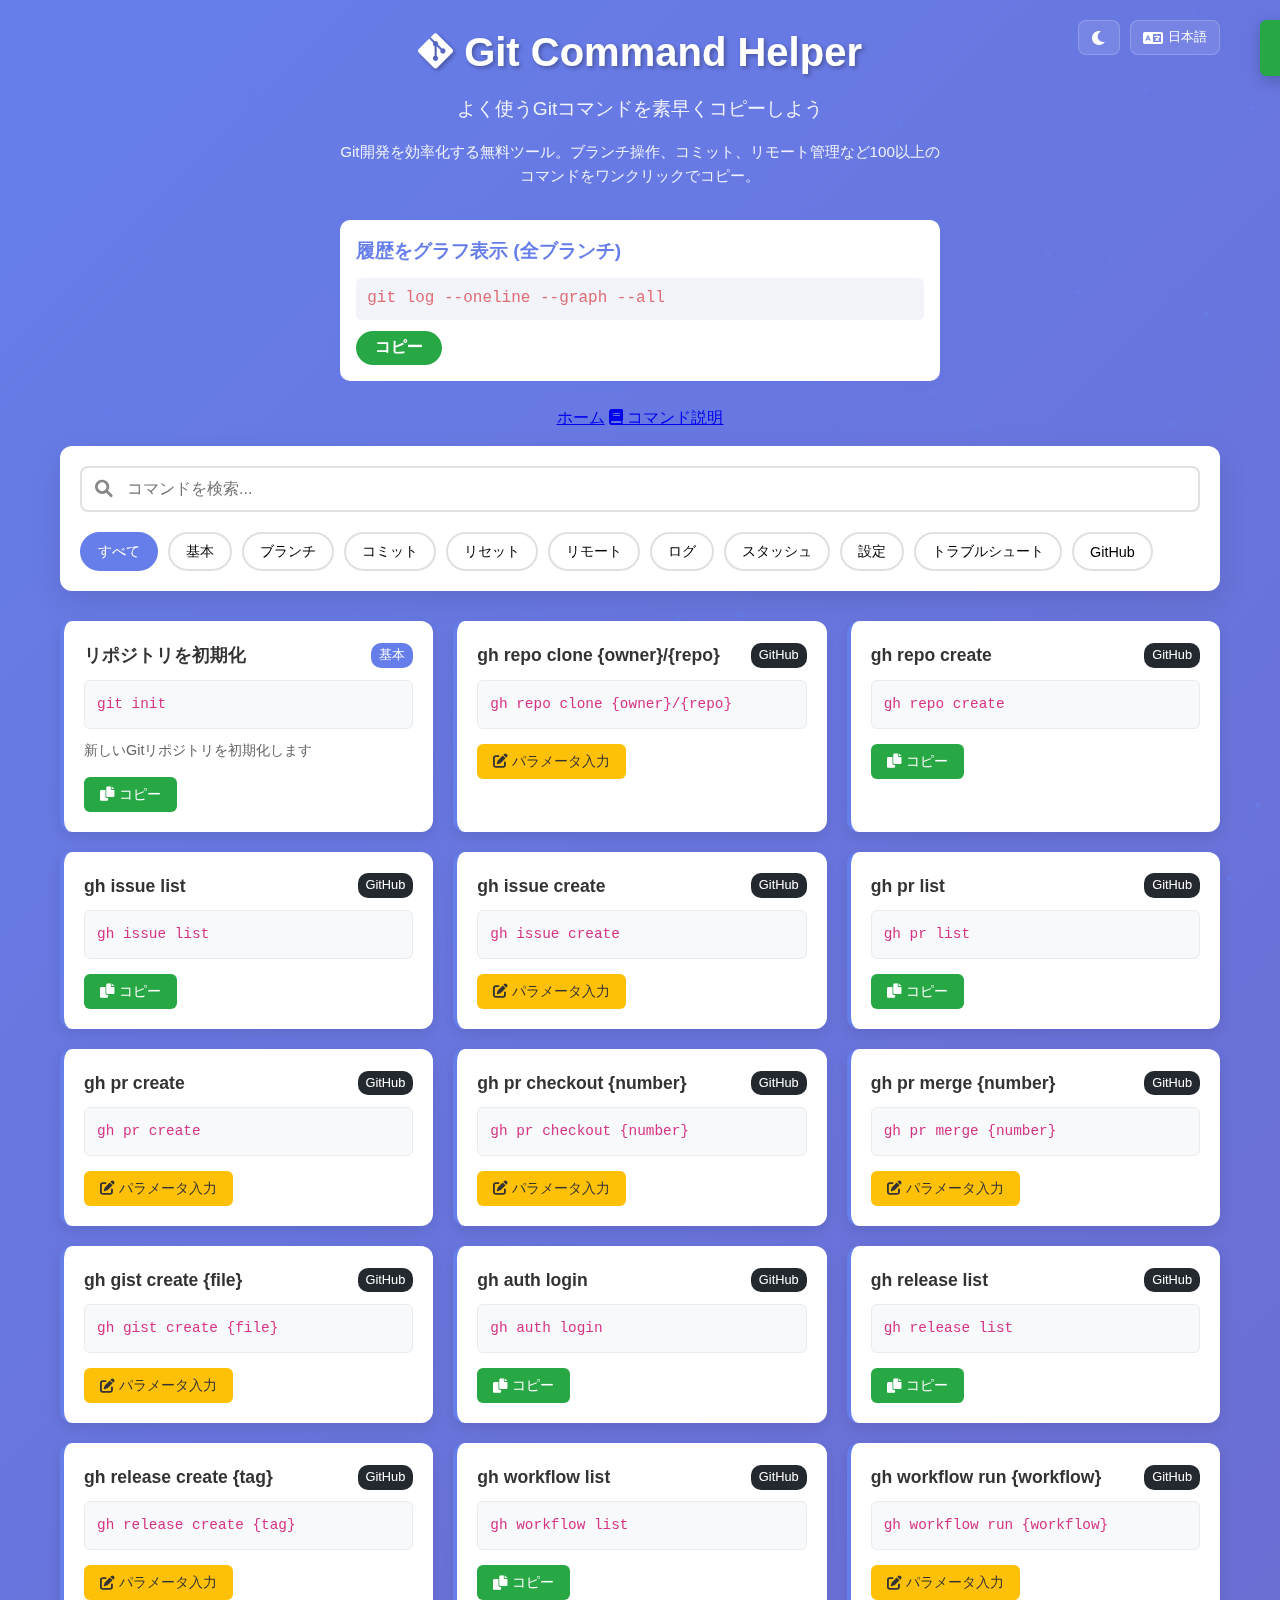
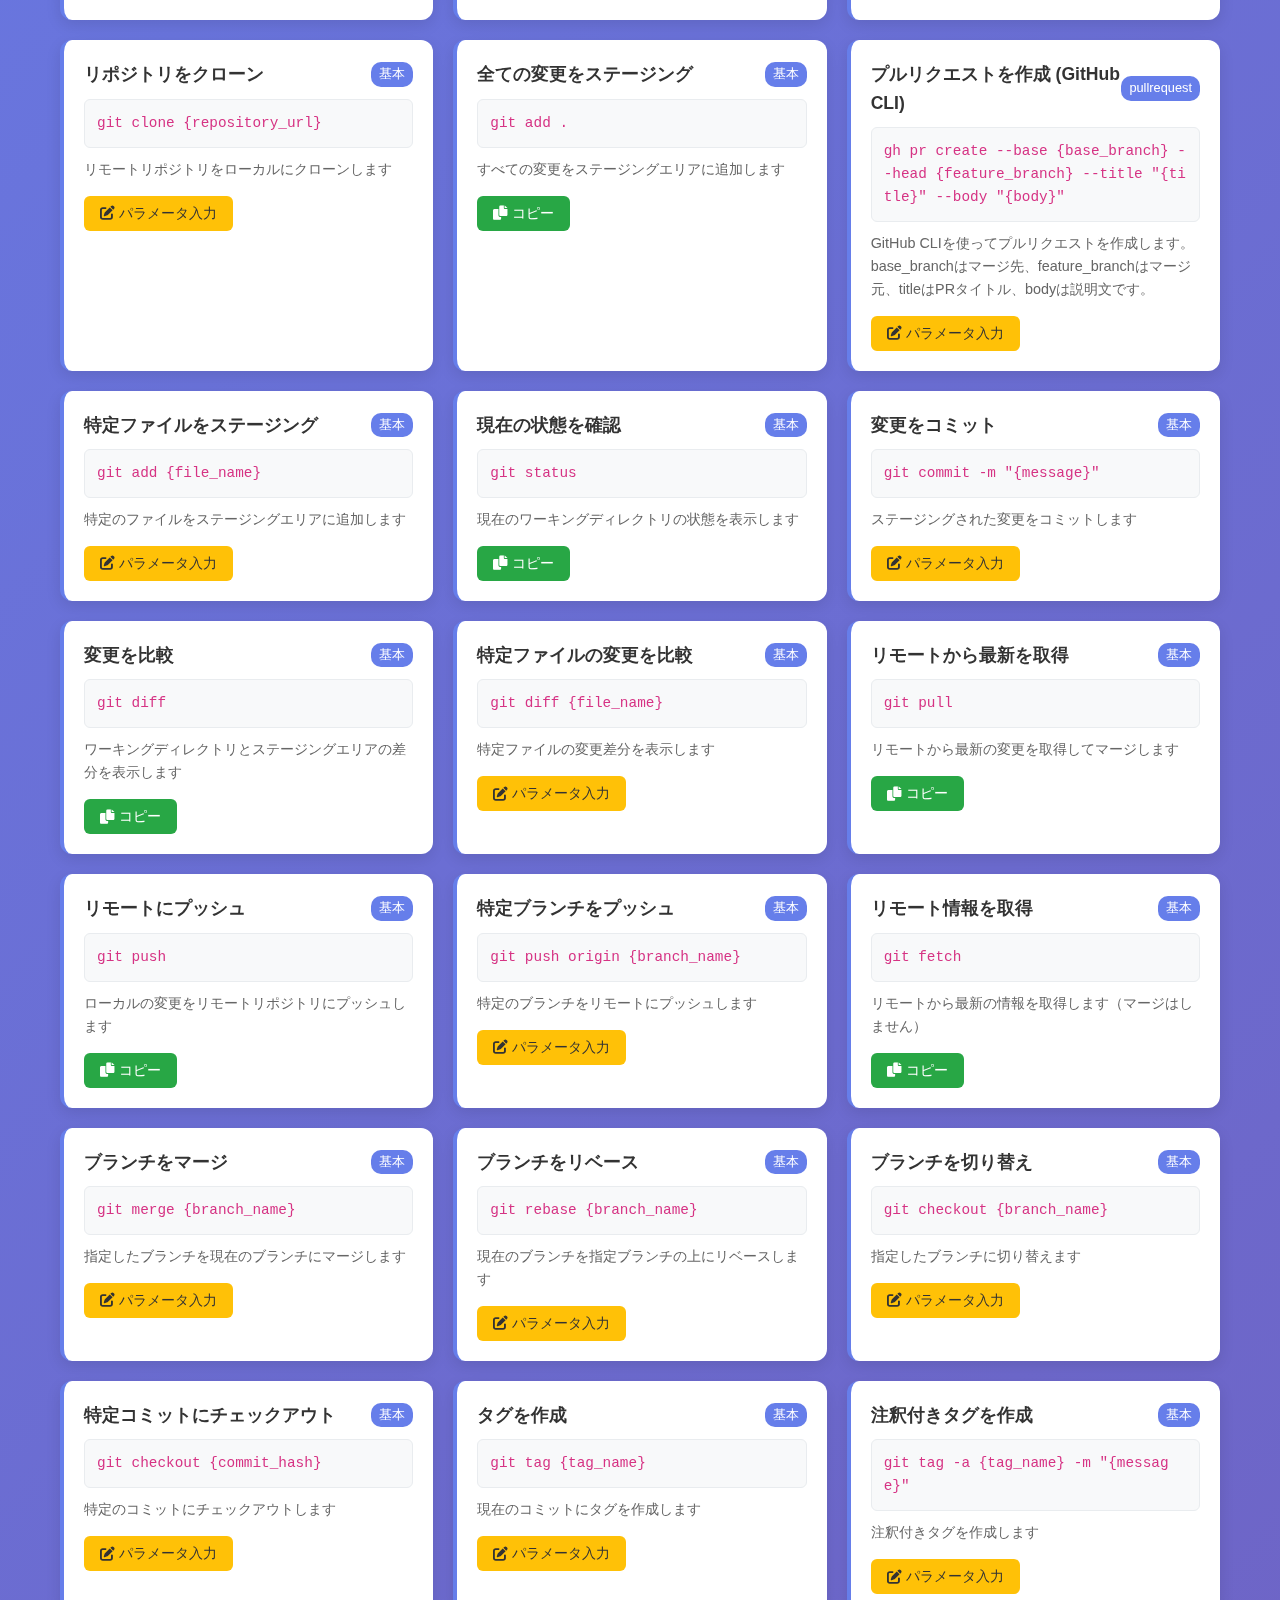
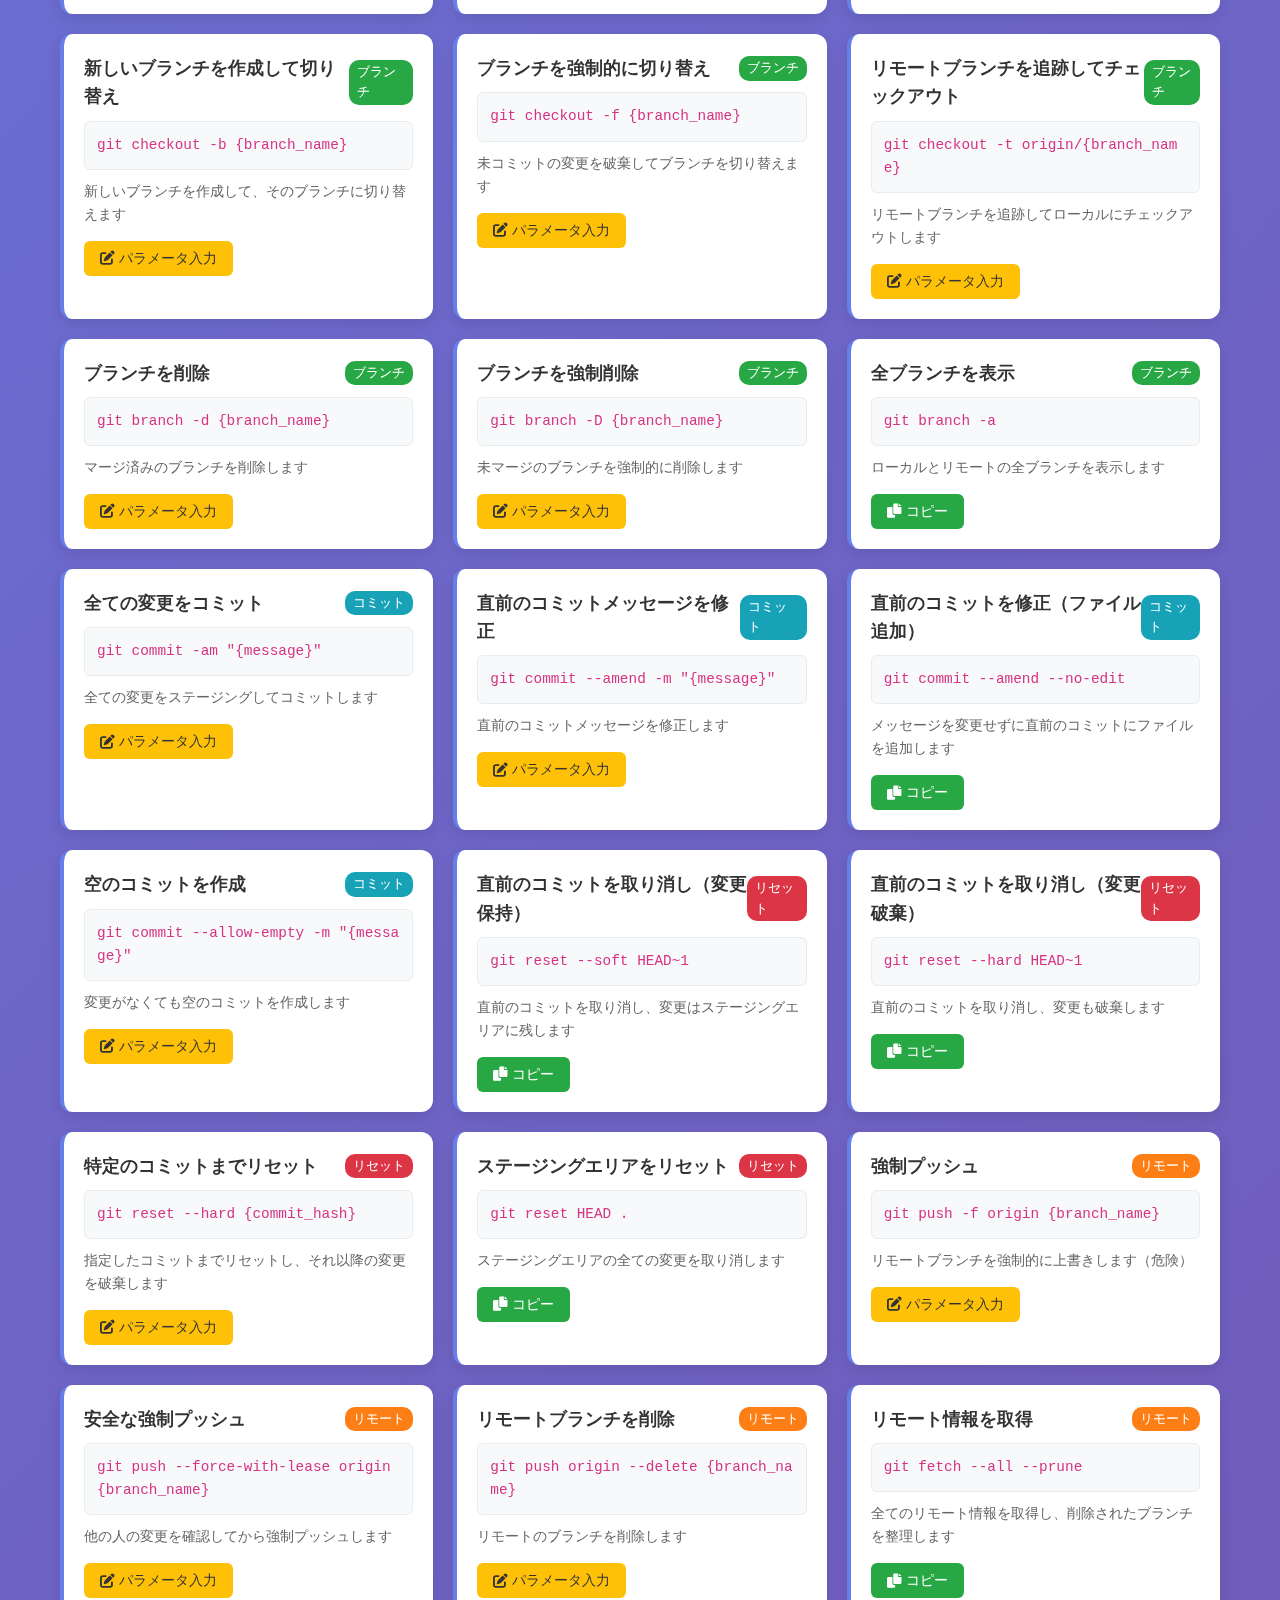
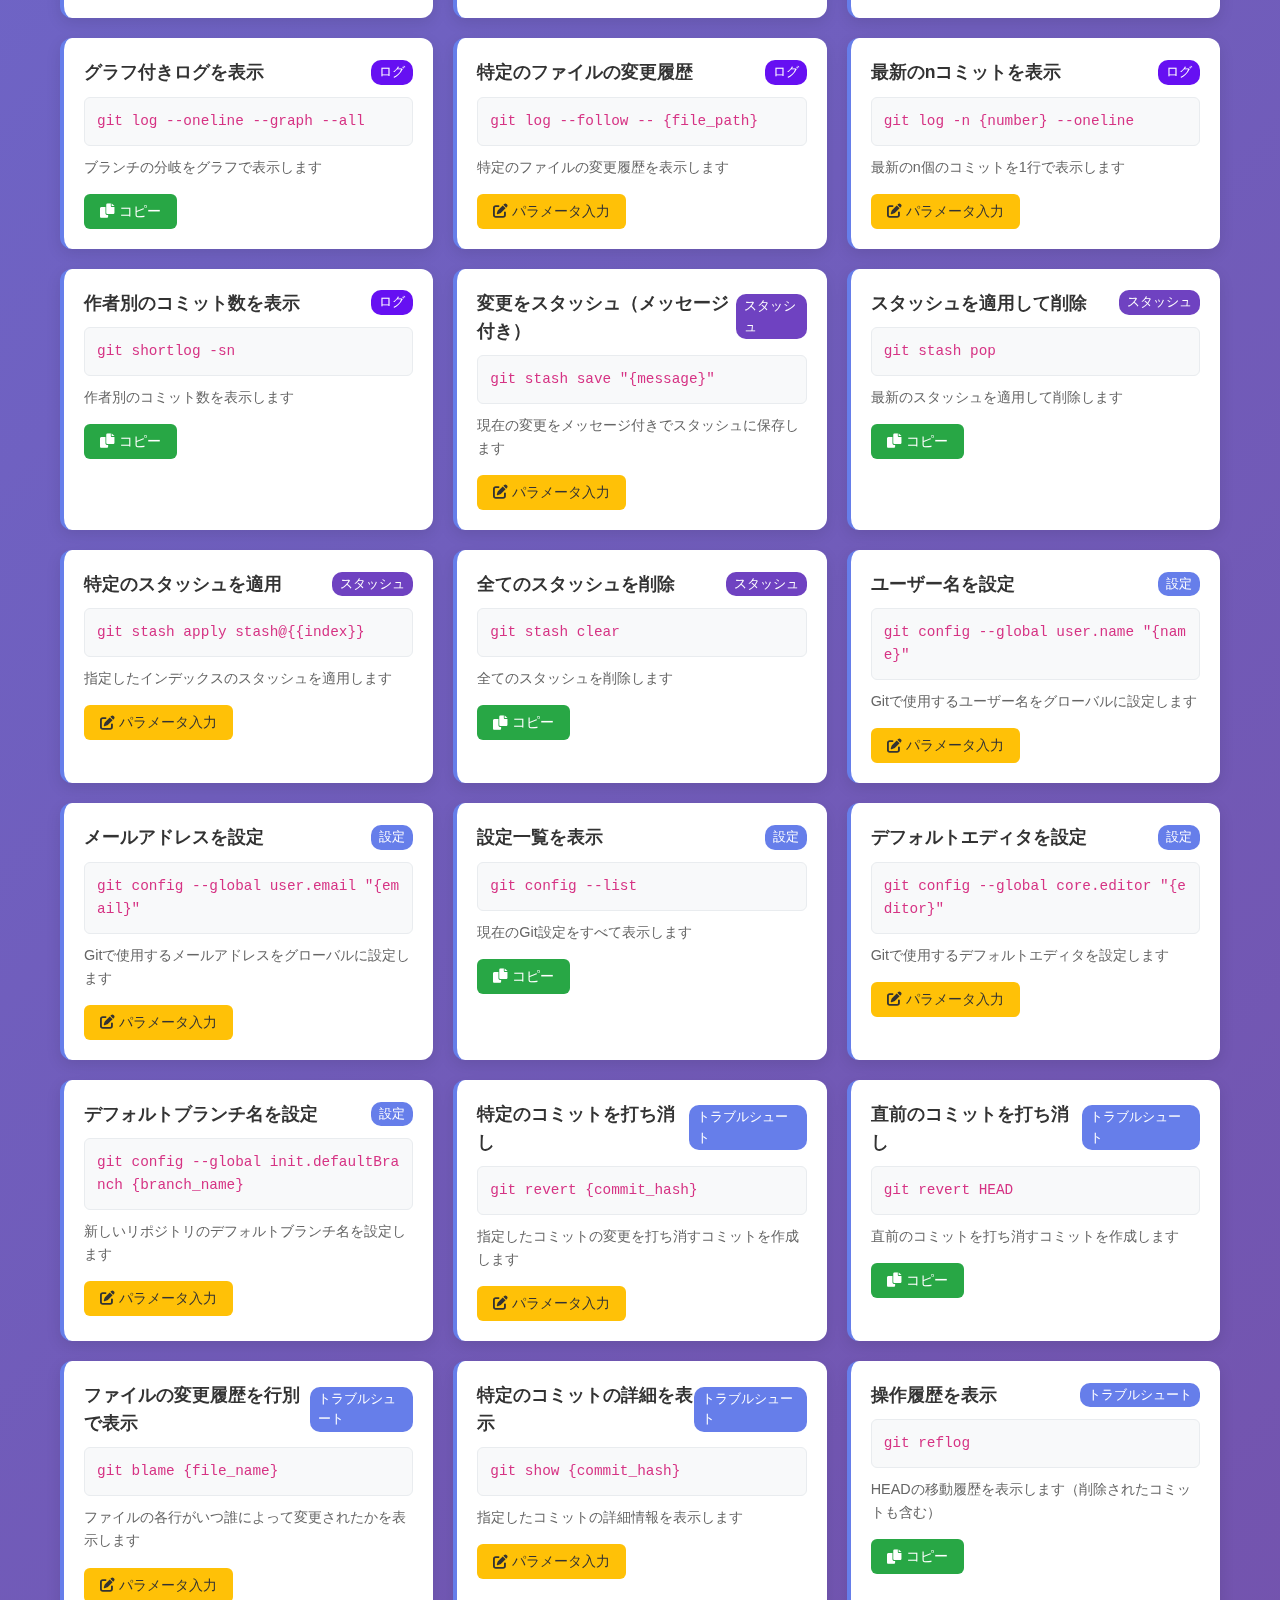
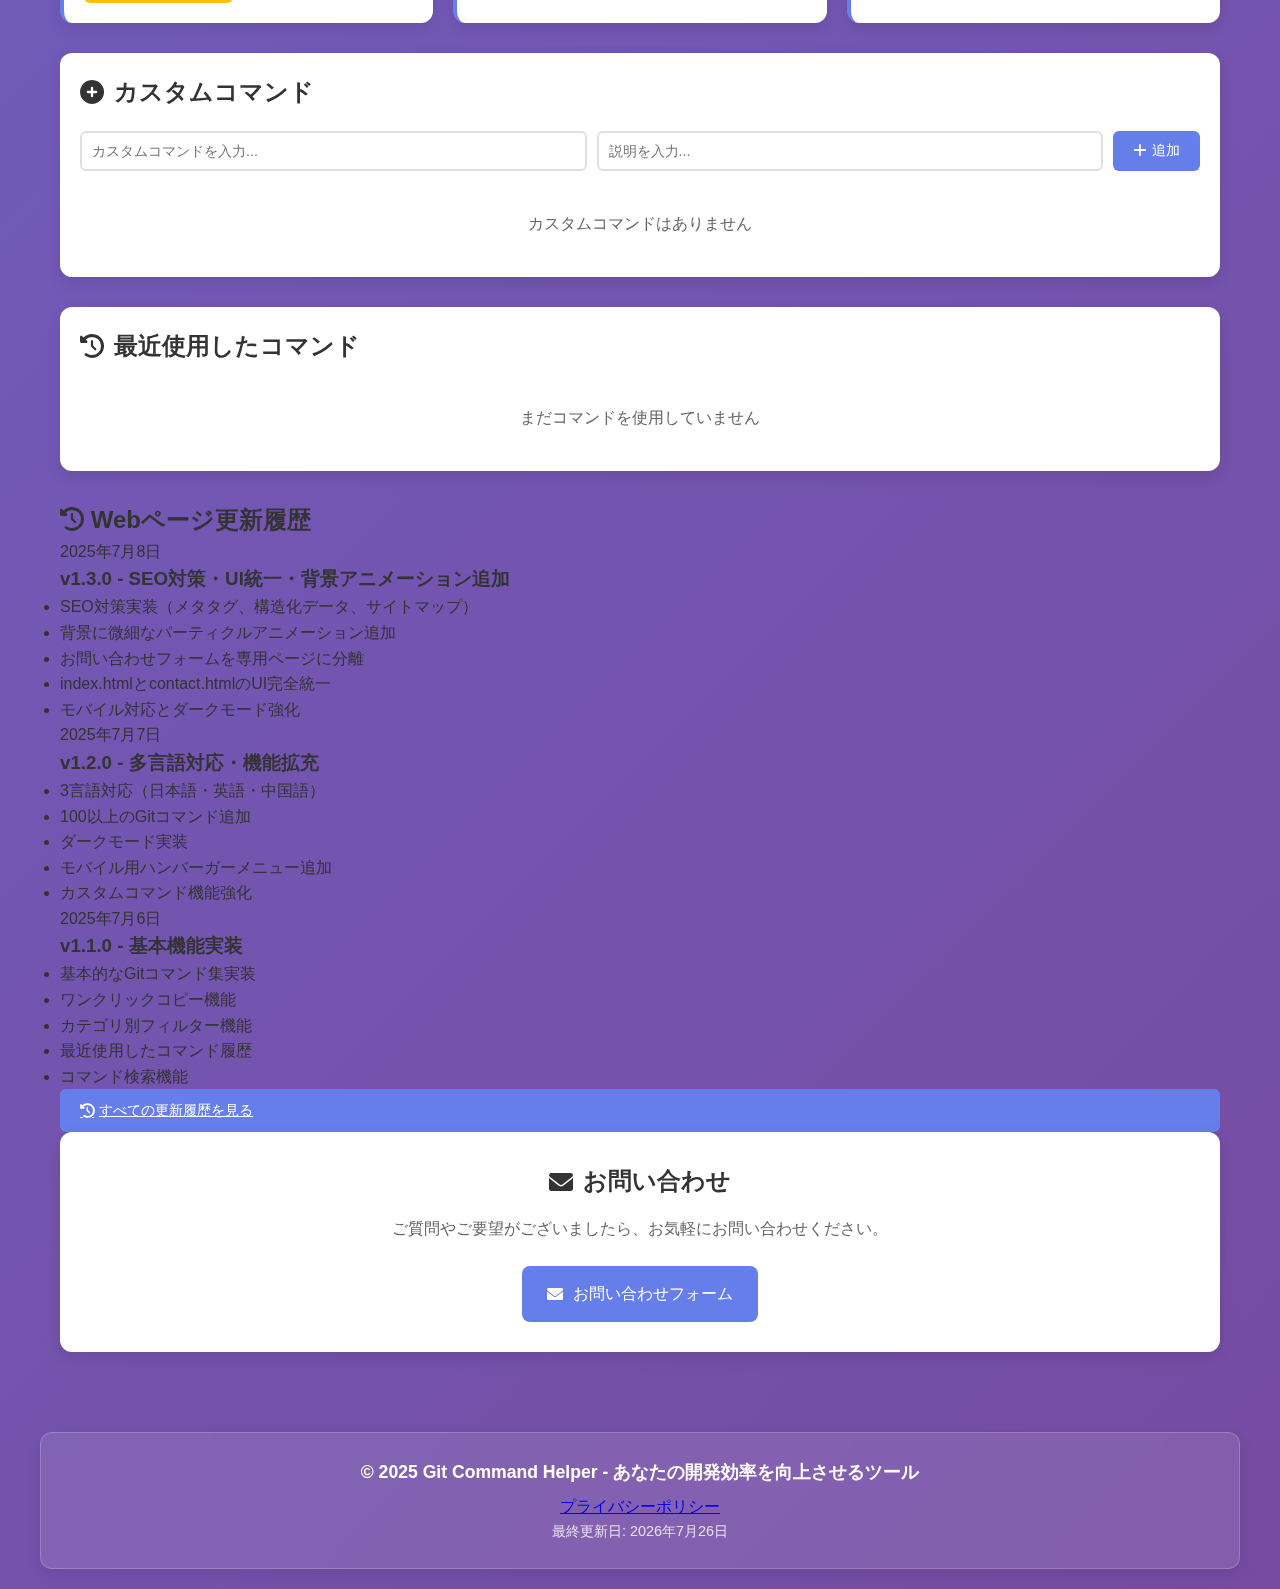
<file: index.html>
<!DOCTYPE html>
<html lang="ja">

<head>
    <meta charset="UTF-8">
    <meta name="viewport" content="width=device-width, initial-scale=1.0">
    
    <!-- SEO基本メタタグ -->
    <title>Git Command Helper - よく使うGitコマンドを素早くコピー | 開発効率向上ツール</title>
    <meta name="description" content="Git Command Helperは、よく使うGitコマンドを素早くコピーできる無料の開発支援ツールです。ブランチ操作、コミット、リモート管理など100以上のGitコマンドを網羅。カスタムコマンド登録機能付き。">
    <meta name="keywords" content="Git,コマンド,開発,プログラミング,バージョン管理,GitHub,開発効率,ツール,無料,ブランチ,コミット,リモート">
    <meta name="author" content="Git Command Helper">
    <meta name="robots" content="index, follow">
    <meta name="language" content="ja">
    
    <!-- Open Graph / Facebook -->
    <meta property="og:type" content="website">
    <meta property="og:url" content="https://your-domain.com/">
    <meta property="og:title" content="Git Command Helper - よく使うGitコマンドを素早くコピー">
    <meta property="og:description" content="Git Command Helperは、よく使うGitコマンドを素早くコピーできる無料の開発支援ツールです。ブランチ操作、コミット、リモート管理など100以上のGitコマンドを網羅。">
    <meta property="og:image" content="https://your-domain.com/images/og-image.jpg">
    <meta property="og:image:width" content="1200">
    <meta property="og:image:height" content="630">
    <meta property="og:site_name" content="Git Command Helper">
    <meta property="og:locale" content="ja_JP">
    
    <!-- Twitter Card -->
    <meta name="twitter:card" content="summary_large_image">
    <meta name="twitter:url" content="https://your-domain.com/">
    <meta name="twitter:title" content="Git Command Helper - よく使うGitコマンドを素早くコピー">
    <meta name="twitter:description" content="Git Command Helperは、よく使うGitコマンドを素早くコピーできる無料の開発支援ツールです。">
    <meta name="twitter:image" content="https://your-domain.com/images/twitter-card.jpg">
    
    <!-- Canonical URL -->
    <link rel="canonical" href="https://your-domain.com/">
    
    <!-- Favicon -->
    <link rel="icon" type="image/x-icon" href="/favicon.ico">
    <link rel="apple-touch-icon" sizes="180x180" href="/apple-touch-icon.png">
    <link rel="icon" type="image/png" sizes="32x32" href="/favicon-32x32.png">
    <link rel="icon" type="image/png" sizes="16x16" href="/favicon-16x16.png">
    <link rel="manifest" href="/site.webmanifest">
    
    <!-- CSS -->
    <link rel="stylesheet" href="css/base.css">
    <link rel="stylesheet" href="css/components.css">
    <link rel="stylesheet" href="css/sections.css">
    <link rel="stylesheet" href="css/modal.css">
    <link rel="stylesheet" href="css/responsive.css">
    <link rel="stylesheet" href="css/dark-mode.css">
    <link href="https://cdnjs.cloudflare.com/ajax/libs/font-awesome/6.0.0/css/all.min.css" rel="stylesheet">
    
    <!-- 構造化データ（JSON-LD） -->
    <script type="application/ld+json">
    {
        "@context": "https://schema.org",
        "@type": "WebApplication",
        "name": "Git Command Helper",
        "description": "よく使うGitコマンドを素早くコピーできる無料の開発支援ツール",
        "url": "https://your-domain.com/",
        "applicationCategory": "DeveloperApplication",
        "operatingSystem": "Any",
        "offers": {
            "@type": "Offer",
            "price": "0",
            "priceCurrency": "JPY"
        },
        "creator": {
            "@type": "Organization",
            "name": "Git Command Helper"
        },
        "keywords": ["Git", "コマンド", "開発", "プログラミング", "バージョン管理"],
        "inLanguage": ["ja", "en", "zh"],
        "featureList": [
            "100以上のGitコマンド収録",
            "ワンクリックコピー機能",
            "カテゴリ別フィルター",
            "カスタムコマンド登録",
            "多言語対応（日本語・英語・中国語）",
            "ダークモード対応",
            "モバイル対応"
        ]
    }
    </script>
    
    <!-- Google AdSense -->
    <script async src="https://pagead2.googlesyndication.com/pagead/js/adsbygoogle.js?client=ca-pub-3418982916205910"
        crossorigin="anonymous"></script>
</head>

<body>
    <div class="container">
        <header>
            <div class="header-controls">
                <button id="darkModeToggle" class="control-btn" title="ダークモード切り替え" data-tooltip-key="dark_mode_toggle">
                    <i class="fas fa-moon"></i>
                </button>
                <button id="languageToggle" class="control-btn" title="言語切り替え" data-tooltip-key="language_toggle">
                    <i class="fas fa-language"></i>
                    <span id="currentLang">日本語</span>
                </button>
            </div>
            <h1><i class="fab fa-git-alt"></i> <span data-key="title">Git Command Helper</span></h1>
            <p data-key="subtitle">よく使うGitコマンドを素早くコピーしよう</p>
            
            <!-- SEO強化用の説明文 -->
            <div class="hero-description" style="margin-top: 15px; font-size: 0.95rem; color: rgba(255,255,255,0.9); text-align: center; max-width: 600px; margin-left: auto; margin-right: auto;">
                Git開発を効率化する無料ツール。ブランチ操作、コミット、リモート管理など100以上のコマンドをワンクリックでコピー。
            </div>
        </header>
            <!-- 追加: git log --oneline --graph --all コマンド表示＆コピー -->
            <section style="max-width:600px;margin:2rem auto 1rem auto;padding:1rem;background:#fff;border-radius:10px;box-shadow:0 2px 8px rgba(102,126,234,0.08);">
                <h2 style="color:#667eea;font-size:1.2rem;margin-bottom:0.7rem;">履歴をグラフ表示 (全ブランチ)</h2>
                <div style="font-family:'Fira Mono','Consolas',monospace;background:#f3f4fa;color:#e06c75;padding:0.5rem 0.7rem;border-radius:6px;margin-bottom:0.7rem;font-size:1rem;word-break:break-all;">
                    git log --oneline --graph --all
                </div>
                <button id="copyLogGraphBtn" style="background:#28a745;color:#fff;border:none;border-radius:20px;padding:0.4rem 1.2rem;font-size:1rem;font-weight:bold;cursor:pointer;">コピー</button>
                <span id="copyLogGraphMsg" style="margin-left:1rem;color:#28a745;font-size:0.95rem;display:none;">コピーしました！</span>
            </section>
                <!-- Webページ間ナビゲーション -->
                <nav class="page-nav" style="text-align:center; margin: 1.5rem 0 1rem 0;">
                    <a href="index.html" class="nav-btn">ホーム</a>
                    <!-- <a href="update-history.html" class="nav-btn">更新履歴</a>
                    <a href="contact.html" class="nav-btn">お問い合わせ</a> -->
                    <a href="explain/explain.html" class="nav-btn"><i class="fas fa-book"></i> コマンド説明</a>
                </nav>

        <div class="search-section">
            <div class="search-box">
                <i class="fas fa-search"></i>
                <input type="text" id="searchInput" placeholder="コマンドを検索...">
            </div>

            <!-- デスクトップ用フィルターボタン -->
            <div class="filter-buttons desktop-filters">
                <button class="filter-btn active" data-category="all" data-key="all">すべて</button>
                <button class="filter-btn" data-category="basic" data-key="basic">基本</button>
                <button class="filter-btn" data-category="branch" data-key="branch">ブランチ</button>
                <button class="filter-btn" data-category="commit" data-key="commit">コミット</button>
                <button class="filter-btn" data-category="reset" data-key="reset">リセット</button>
                <button class="filter-btn" data-category="remote" data-key="remote">リモート</button>
                <button class="filter-btn" data-category="log" data-key="log">ログ</button>
                <button class="filter-btn" data-category="stash" data-key="stash">スタッシュ</button>
                <button class="filter-btn" data-category="config" data-key="config">設定</button>
                <button class="filter-btn" data-category="troubleshoot" data-key="troubleshoot">トラブルシュート</button>
                <button class="filter-btn" data-category="gh" data-key="gh">GitHub</button>
            </div>

            <!-- モバイル用ハンバーガーメニュー -->
            <div class="mobile-filter-container">
                <button class="mobile-filter-toggle" id="mobileFilterToggle">
                    <i class="fas fa-filter"></i>
                    <span id="currentFilterName" data-key="all">すべて</span>
                    <i class="fas fa-chevron-down"></i>
                </button>
                <div class="mobile-filter-menu" id="mobileFilterMenu">
                    <button class="mobile-filter-btn active" data-category="all" data-key="all">すべて</button>
                    <button class="mobile-filter-btn" data-category="basic" data-key="basic">基本</button>
                    <button class="mobile-filter-btn" data-category="branch" data-key="branch">ブランチ</button>
                    <button class="mobile-filter-btn" data-category="commit" data-key="commit">コミット</button>
                    <button class="mobile-filter-btn" data-category="reset" data-key="reset">リセット</button>
                    <button class="mobile-filter-btn" data-category="remote" data-key="remote">リモート</button>
                    <button class="mobile-filter-btn" data-category="log" data-key="log">ログ</button>
                    <button class="mobile-filter-btn" data-category="stash" data-key="stash">スタッシュ</button>
                    <button class="mobile-filter-btn" data-category="config" data-key="config">設定</button>
                    <button class="mobile-filter-btn" data-category="troubleshoot" data-key="troubleshoot">トラブルシュート</button>
                    <button class="mobile-filter-btn" data-category="gh" data-key="gh">GitHub</button>
                </div>
            </div>
        </div>

        <div class="commands-grid" id="commandsGrid">
            <!-- コマンドは JavaScript で動的に生成 -->
        </div>

        <div class="custom-command-section">
            <h2><i class="fas fa-plus-circle"></i> <span data-key="custom_command">カスタムコマンド</span></h2>
            <div class="custom-input-group">
                <input type="text" id="customCommand" placeholder="カスタムコマンドを入力...">
                <input type="text" id="customDescription" placeholder="説明を入力...">
                <button id="addCustomCommand" class="btn-primary">
                    <i class="fas fa-plus"></i> <span data-key="add">追加</span>
                </button>
            </div>
            <div class="custom-commands-list" id="customCommandsList">
                <!-- カスタムコマンドは JavaScript で動的に生成 -->
            </div>
        </div>

        <div class="recent-section">
            <h2><i class="fas fa-history"></i> <span data-key="recent_commands">最近使用したコマンド</span></h2>
            <div class="recent-commands" id="recentCommands">
                <!-- 最近使用したコマンドは JavaScript で動的に生成 -->
            </div>
        </div>

        <!-- 更新履歴セクション -->
        <div class="update-history-section">
            <h2><i class="fas fa-history"></i> <span data-key="update_history">Webページ更新履歴</span></h2>
            <div class="update-timeline">
                <!-- 更新履歴（最新3件）は JavaScript で動的に生成 -->
            </div>
        </div>

        <!-- お問い合わせボタン -->
        <section class="contact-navigation">
            <div class="contact-cta">
                <h2><i class="fas fa-envelope"></i> <span data-key="contact">お問い合わせ</span></h2>
                <p data-key="contact_cta_description">ご質問やご要望がございましたら、お気軽にお問い合わせください。</p>
                <a href="html/contact.html" class="btn btn-primary contact-btn">
                    <i class="fas fa-envelope"></i>
                    <span data-key="contact_form">お問い合わせフォーム</span>
                </a>
            </div>
        </section>
    </div>

    <!-- モーダル -->
    <div class="modal-overlay" id="modalOverlay">
        <div class="modal">
            <div class="modal-header">
                <h3 data-key="parameter_input">パラメータ入力</h3>
                <button class="modal-close" id="modalClose">
                    <i class="fas fa-times"></i>
                </button>
            </div>
            <div class="modal-body">
                <div class="input-group">
                    <label for="paramInput" data-key="parameter_input_label">パラメータを入力:</label>
                    <input type="text" id="paramInput" placeholder="例: main, feature/new-feature">
                </div>
                <div class="generated-command">
                    <label data-key="generated_command">生成されたコマンド:</label>
                    <div class="command-preview" id="commandPreview"></div>
                </div>
            </div>
            <div class="modal-footer">
                <button class="btn-secondary" id="modalCancel" data-key="cancel">キャンセル</button>
                <button class="btn-primary" id="modalCopy" data-key="copy">コピー</button>
            </div>
        </div>
    </div>

    <!-- 通知 -->
    <div class="notification" id="notification">
        <i class="fas fa-check-circle"></i>
        <span id="notificationText">コマンドをコピーしました！</span>
    </div>

    <footer>
        <p>&copy; 2025 Git Command Helper - あなたの開発効率を向上させるツール</p>
        <p><a href="html/privacy.html">プライバシーポリシー</a></p>
        <p id="lastUpdated">最終更新日:7/8 </p>
    </footer>

    <!-- カスタムスクリプト -->
    <script src="js/seo.js"></script>
    <script src="background/js/dynamic-background.js"></script>
    <script src="js/language.js"></script>
    <script src="js/git-commands.js"></script>
    <script src="js/update-history.js"></script>
    <script src="js/main.js"></script>
    <script src="js/ui-render.js"></script>
    <script src="js/commands.js"></script>
</body>

</html>
</file>
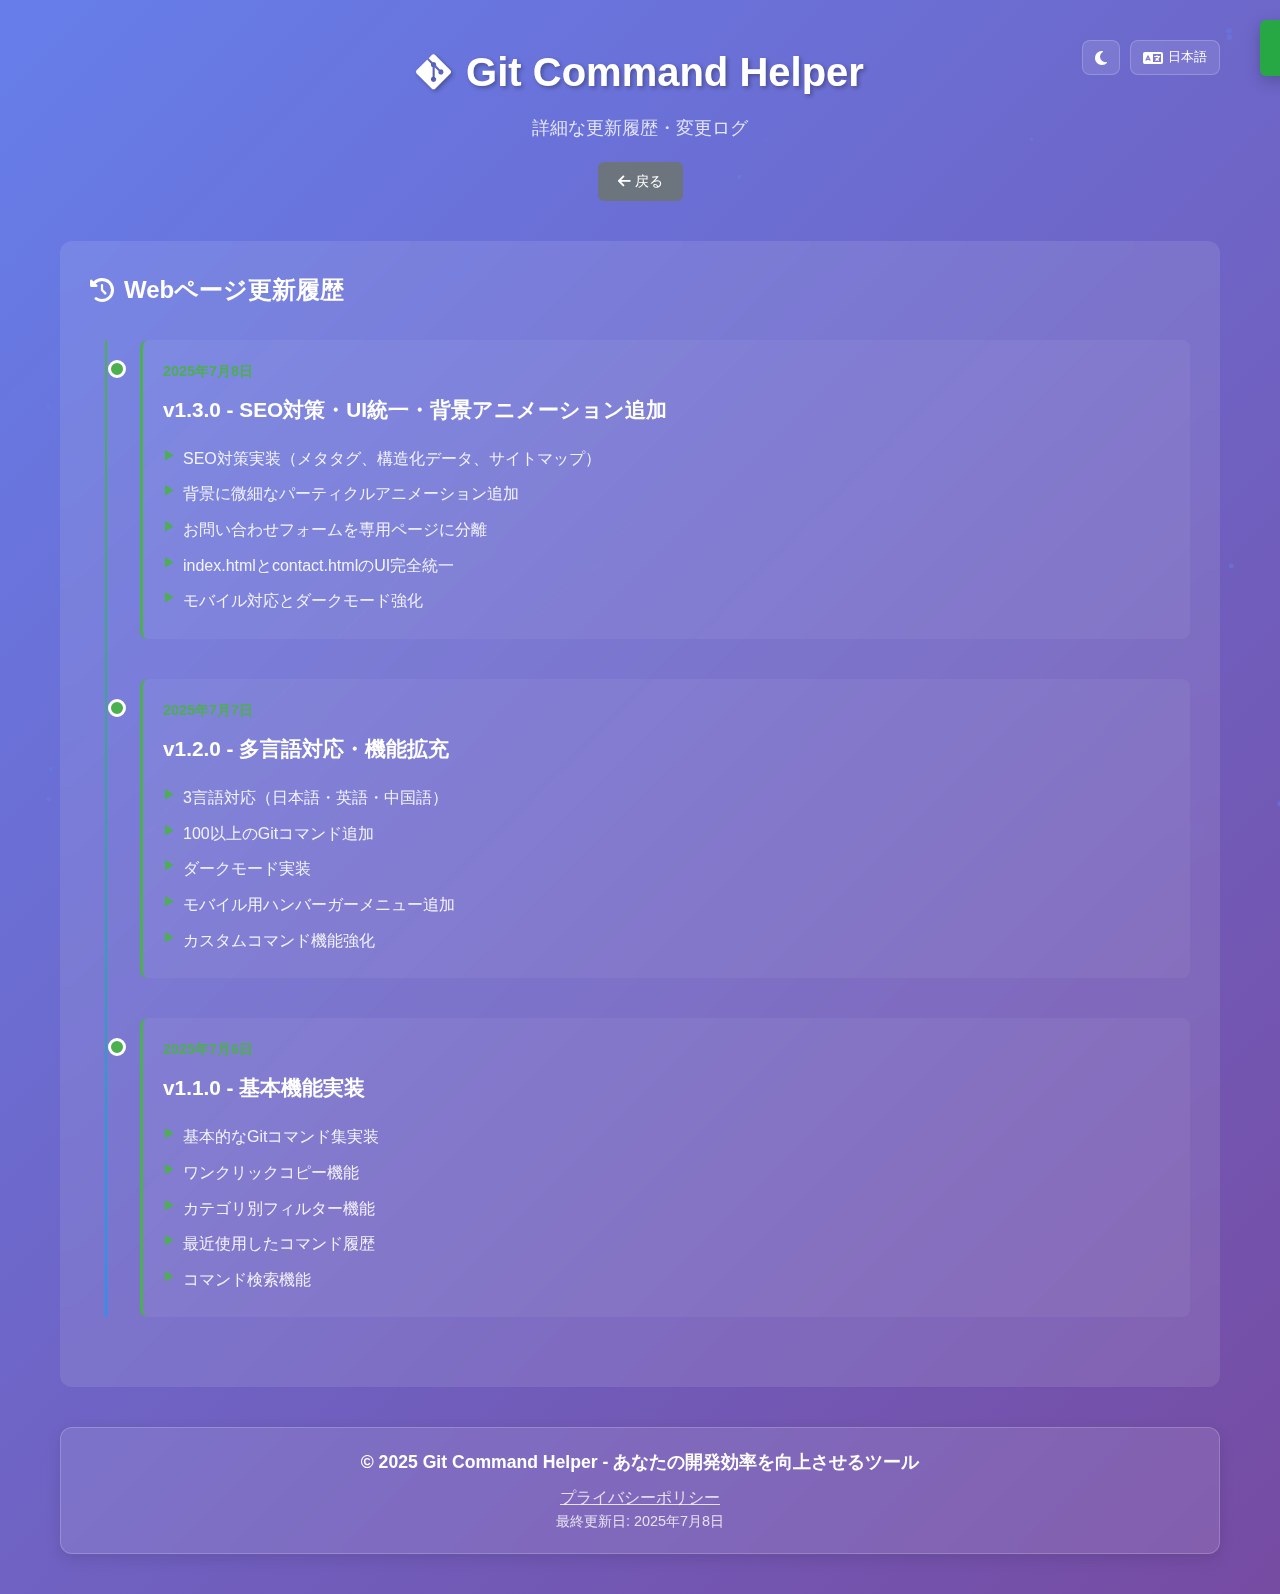
<file: update-history.html>
<!DOCTYPE html>
<html lang="ja">
<head>
    <meta charset="UTF-8">
    <meta name="viewport" content="width=device-width, initial-scale=1.0">
    
    <!-- SEO基本メタタグ -->
    <title>Webページ更新履歴 - Git Command Helper | 開発進捗・変更ログ</title>
    <meta name="description" content="Git Command Helperの詳細な更新履歴・変更ログ。機能追加、バグ修正、UI改善などの開発進捗をご確認いただけます。">
    <meta name="keywords" content="Git Command Helper,更新履歴,変更ログ,バージョン履歴,アップデート,機能追加">
    <meta name="robots" content="index, follow">
    
    <!-- Open Graph -->
    <meta property="og:type" content="website">
    <meta property="og:url" content="https://your-domain.com/update-history.html">
    <meta property="og:title" content="Webページ更新履歴 - Git Command Helper">
    <meta property="og:description" content="Git Command Helperの詳細な更新履歴・変更ログをご確認いただけます。">
    <meta property="og:site_name" content="Git Command Helper">
    
    <!-- Canonical URL -->
    <link rel="canonical" href="https://your-domain.com/update-history.html">
    
    <!-- CSS -->
    <link rel="stylesheet" href="css/base.css">
    <link rel="stylesheet" href="css/components.css">
    <link rel="stylesheet" href="css/sections.css">
    <link rel="stylesheet" href="css/modal.css">
    <link rel="stylesheet" href="css/responsive.css">
    <link rel="stylesheet" href="css/dark-mode.css">
    <link rel="stylesheet" href="https://cdnjs.cloudflare.com/ajax/libs/font-awesome/6.4.0/css/all.min.css">
    
    <!-- update-history.html専用スタイル -->
    <style>
        /* ヘッダーレイアウト調整 */
        header {
            text-align: center;
            margin-bottom: 40px;
            position: relative;
        }
        
        header h1 {
            color: white;
            font-size: 2.5rem;
            margin: 20px 0 10px 0;
            display: flex;
            align-items: center;
            justify-content: center;
            gap: 15px;
        }
        
        header h1 i {
            color: white;
        }
        
        header p {
            color: rgba(255, 255, 255, 0.9);
            font-size: 1.1rem;
            margin: 0;
        }
        
        .nav-actions {
            margin-top: 20px;
        }
        
        /* 更新履歴専用スタイル */
        .full-update-history-section {
            background: rgba(255, 255, 255, 0.1);
            border-radius: 12px;
            padding: 30px;
            margin: 20px 0;
            backdrop-filter: blur(10px);
        }
        
        .full-update-history-section h2 {
            color: white;
            margin-bottom: 30px;
            display: flex;
            align-items: center;
            gap: 10px;
        }
        
        .update-timeline {
            position: relative;
            padding-left: 30px;
        }
        
        .update-timeline::before {
            content: '';
            position: absolute;
            left: 15px;
            top: 0;
            bottom: 0;
            width: 2px;
            background: linear-gradient(to bottom, #4CAF50, #2196F3);
        }
        
        .update-item {
            position: relative;
            margin-bottom: 40px;
            background: rgba(255, 255, 255, 0.05);
            border-radius: 8px;
            padding: 20px;
            margin-left: 20px;
            border-left: 3px solid #4CAF50;
        }
        
        .update-item::before {
            content: '';
            position: absolute;
            left: -35px;
            top: 20px;
            width: 12px;
            height: 12px;
            background: #4CAF50;
            border-radius: 50%;
            border: 3px solid white;
        }
        
        .update-date {
            color: #4CAF50;
            font-size: 0.9rem;
            font-weight: 600;
            margin-bottom: 10px;
        }
        
        .update-content h3 {
            color: white;
            margin: 0 0 15px 0;
            font-size: 1.3rem;
        }
        
        .update-content ul {
            list-style: none;
            padding: 0;
            margin: 0;
        }
        
        .update-content li {
            color: rgba(255, 255, 255, 0.9);
            padding: 5px 0;
            position: relative;
            padding-left: 20px;
        }
        
        .update-content li::before {
            content: '▶';
            position: absolute;
            left: 0;
            color: #4CAF50;
            font-size: 0.8rem;
        }
        
        /* ダークモード対応 */
        body.dark-mode .full-update-history-section {
            background: rgba(255, 255, 255, 0.02);
            border: 1px solid rgba(255, 255, 255, 0.1);
        }
        
        body.dark-mode .update-item {
            background: rgba(255, 255, 255, 0.03);
            border-left-color: #2196F3;
        }
        
        body.dark-mode .update-item::before {
            background: #2196F3;
            border-color: #1a1a1a;
        }
        
        body.dark-mode .update-date {
            color: #2196F3;
        }
        
        /* フッタースタイル調整 */
        footer {
            text-align: center;
            margin-top: 40px;
            padding: 20px;
            background: rgba(255, 255, 255, 0.1);
            border-radius: 12px;
            color: white;
        }
        
        footer a {
            color: rgba(255, 255, 255, 0.8);
            text-decoration: underline;
        }
        
        footer a:hover {
            color: white;
        }
        
        /* ダークモード対応 */
        body.dark-mode footer {
            background: rgba(0, 0, 0, 0.2);
        }
        
        /* レスポンシブ対応 */
        @media (max-width: 768px) {
            .update-timeline {
                padding-left: 20px;
            }
            
            .update-item {
                margin-left: 10px;
                padding: 15px;
            }
            
            .update-item::before {
                left: -25px;
                width: 8px;
                height: 8px;
            }
            
            .update-timeline::before {
                left: 10px;
            }
            
            .full-update-history-section {
                padding: 20px;
            }
        }
    </style>
    
    <!-- 構造化データ -->
    <script type="application/ld+json">
    {
        "@context": "https://schema.org",
        "@type": "WebPage",
        "name": "Webページ更新履歴 - Git Command Helper",
        "description": "Git Command Helperの詳細な更新履歴・変更ログ",
        "url": "https://your-domain.com/update-history.html",
        "isPartOf": {
            "@type": "WebSite",
            "name": "Git Command Helper",
            "url": "https://your-domain.com/"
        }
    }
    </script>
</head>
<body>
    <div class="container">
        <header>
            <div class="header-controls">
                <button id="darkModeToggle" class="control-btn" title="ダークモード切り替え" data-tooltip-key="dark_mode_toggle">
                    <i class="fas fa-moon"></i>
                </button>
                <button id="languageToggle" class="control-btn" title="言語切り替え" data-tooltip-key="language_toggle">
                    <i class="fas fa-language"></i>
                    <span id="currentLang">日本語</span>
                </button>
            </div>
            <h1><i class="fab fa-git-alt"></i> <span data-key="title">Git Command Helper</span></h1>
            <p data-key="update_history_subtitle">詳細な更新履歴・変更ログ</p>
            <div class="nav-actions">
                <button id="backButton" class="btn-secondary">
                    <i class="fas fa-arrow-left"></i>
                    <span data-key="back">戻る</span>
                </button>
            </div>
        </header>

        <main>
            <!-- 詳細な更新履歴セクション -->
            <div class="full-update-history-section">
                <h2><i class="fas fa-history"></i> <span data-key="update_history">Webページ更新履歴</span></h2>
                <div class="update-timeline" id="fullUpdateTimeline">
                    <!-- 更新履歴は JavaScript で動的に生成 -->
                </div>
            </div>
        </main>

        <!-- 通知 -->
        <div class="notification" id="notification">
            <i class="fas fa-check-circle"></i>
            <span id="notificationText" data-key="copied">コピーしました！</span>
        </div>

        <footer>
            <p>&copy; 2025 Git Command Helper - あなたの開発効率を向上させるツール</p>
            <p><a href="html/privacy.html" data-key="privacy_policy">プライバシーポリシー</a></p>
            <p id="lastUpdated">最終更新日: 2025年7月8日</p>
        </footer>
    </div>

    <!-- カスタムスクリプト -->
    <script src="js/seo.js"></script>
    <script src="js/background.js"></script>
    <script src="js/language.js"></script>
    <script src="js/update-history.js"></script>
    <script>
        // ページ初期化
        document.addEventListener('DOMContentLoaded', function() {
            // 言語とダークモードの初期化
            initializeLanguage();
            initializeDarkMode();
            
            // 背景アニメーション初期化
            initBackground();
            
            // 詳細な更新履歴の表示
            if (typeof renderFullUpdateHistory === 'function') {
                renderFullUpdateHistory();
            }
            
            // 戻るボタンのイベントリスナー
            document.getElementById('backButton').addEventListener('click', function() {
                window.history.back();
            });
            
            // ダークモードトグル
            document.getElementById('darkModeToggle').addEventListener('click', toggleDarkMode);
            
            // 言語切り替え
            document.getElementById('languageToggle').addEventListener('click', switchLanguage);
        });
        
        // 言語切り替え関数
        function switchLanguage() {
            const currentLang = localStorage.getItem('language') || 'ja';
            const languages = ['ja', 'en', 'zh'];
            const currentIndex = languages.indexOf(currentLang);
            const nextIndex = (currentIndex + 1) % languages.length;
            const nextLang = languages[nextIndex];
            
            // グローバル言語変数を更新
            window.currentLanguage = nextLang;
            localStorage.setItem('language', nextLang);
            
            // 言語表示を更新
            const langNames = { ja: '日本語', en: 'English', zh: '中文' };
            document.getElementById('currentLang').textContent = langNames[nextLang];
            
            // 言語UI要素を更新
            if (typeof window.switchLanguage === 'function') {
                window.switchLanguage(nextLang);
            }
            
            // 更新履歴を再レンダリング
            if (typeof renderFullUpdateHistory === 'function') {
                renderFullUpdateHistory();
            }
        }
        
        // ダークモード切り替え関数
        function toggleDarkMode() {
            const isDark = document.body.classList.toggle('dark-mode');
            localStorage.setItem('darkMode', isDark);
            
            const icon = document.querySelector('#darkModeToggle i');
            icon.className = isDark ? 'fas fa-sun' : 'fas fa-moon';
        }
        
        // ダークモード初期化
        function initializeDarkMode() {
            const isDark = localStorage.getItem('darkMode') === 'true';
            if (isDark) {
                document.body.classList.add('dark-mode');
                const icon = document.querySelector('#darkModeToggle i');
                icon.className = 'fas fa-sun';
            }
        }
    </script>
</body>
</html>
</file>
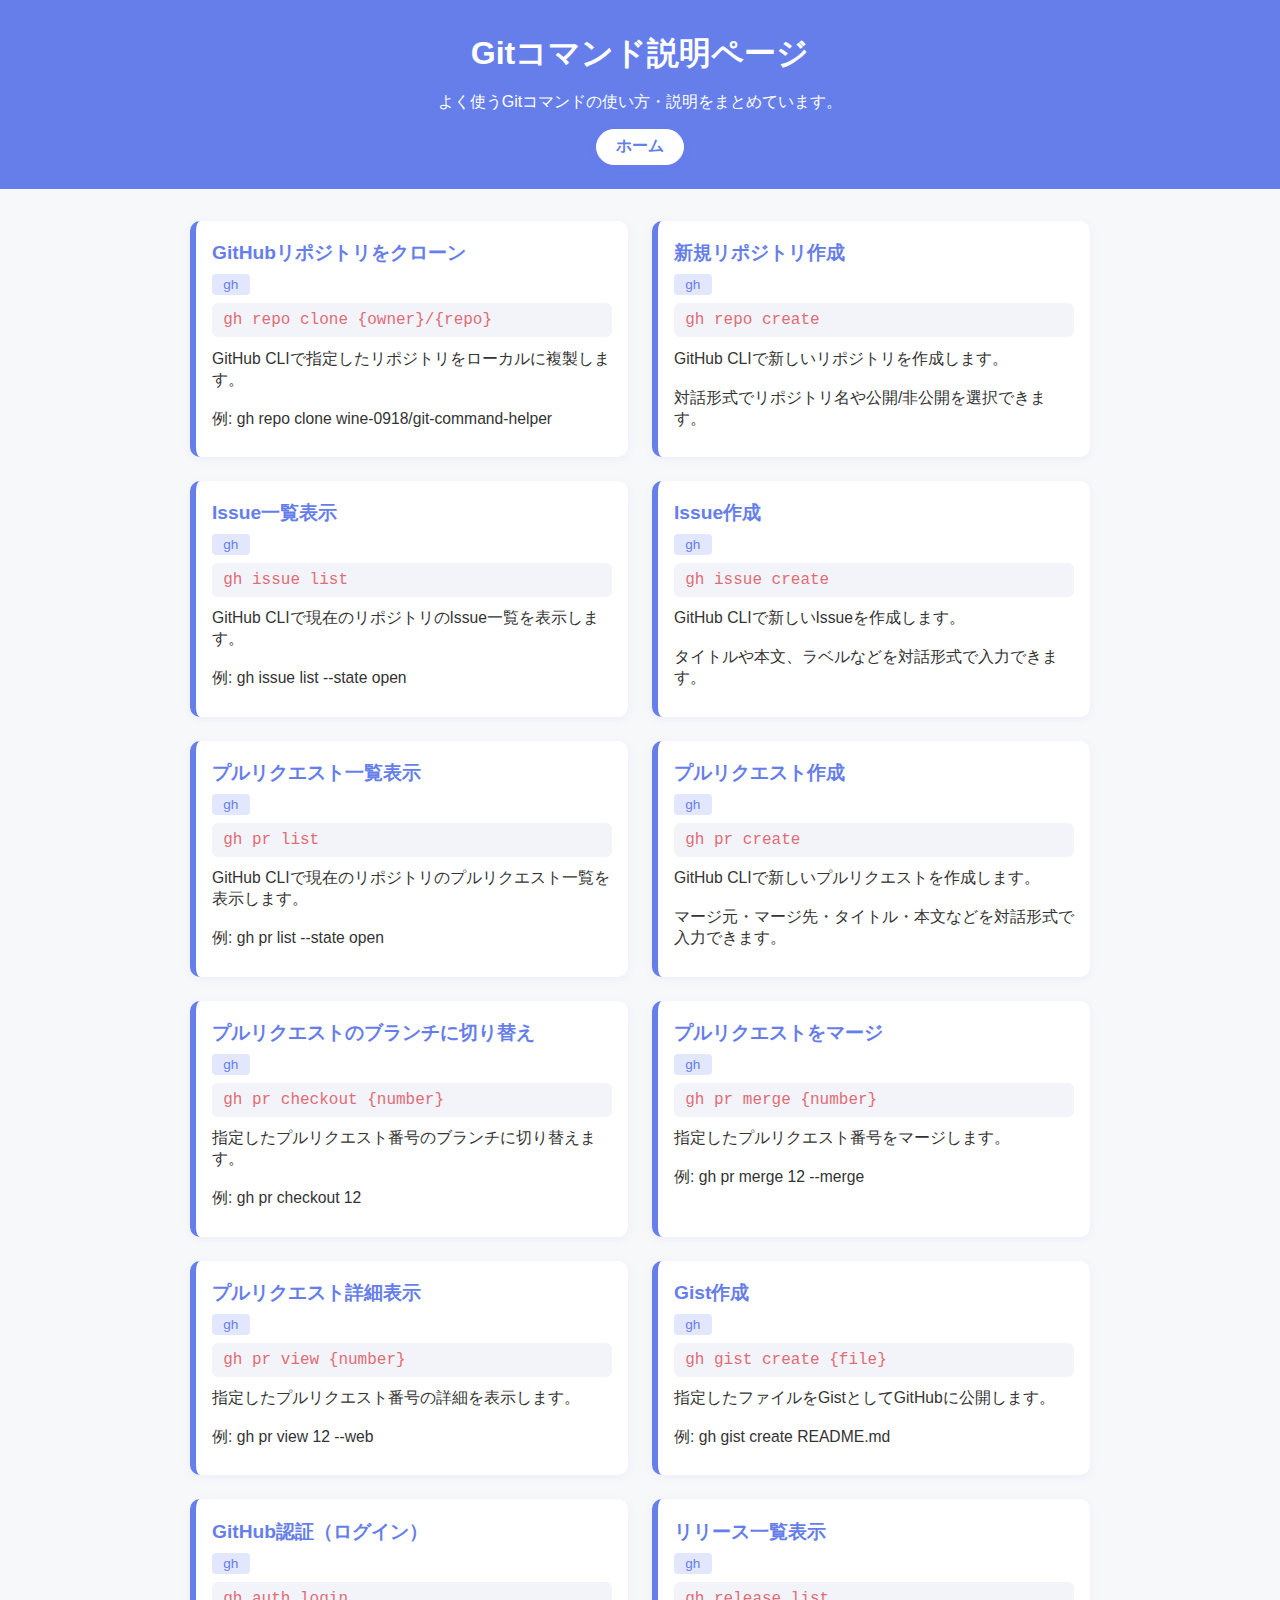
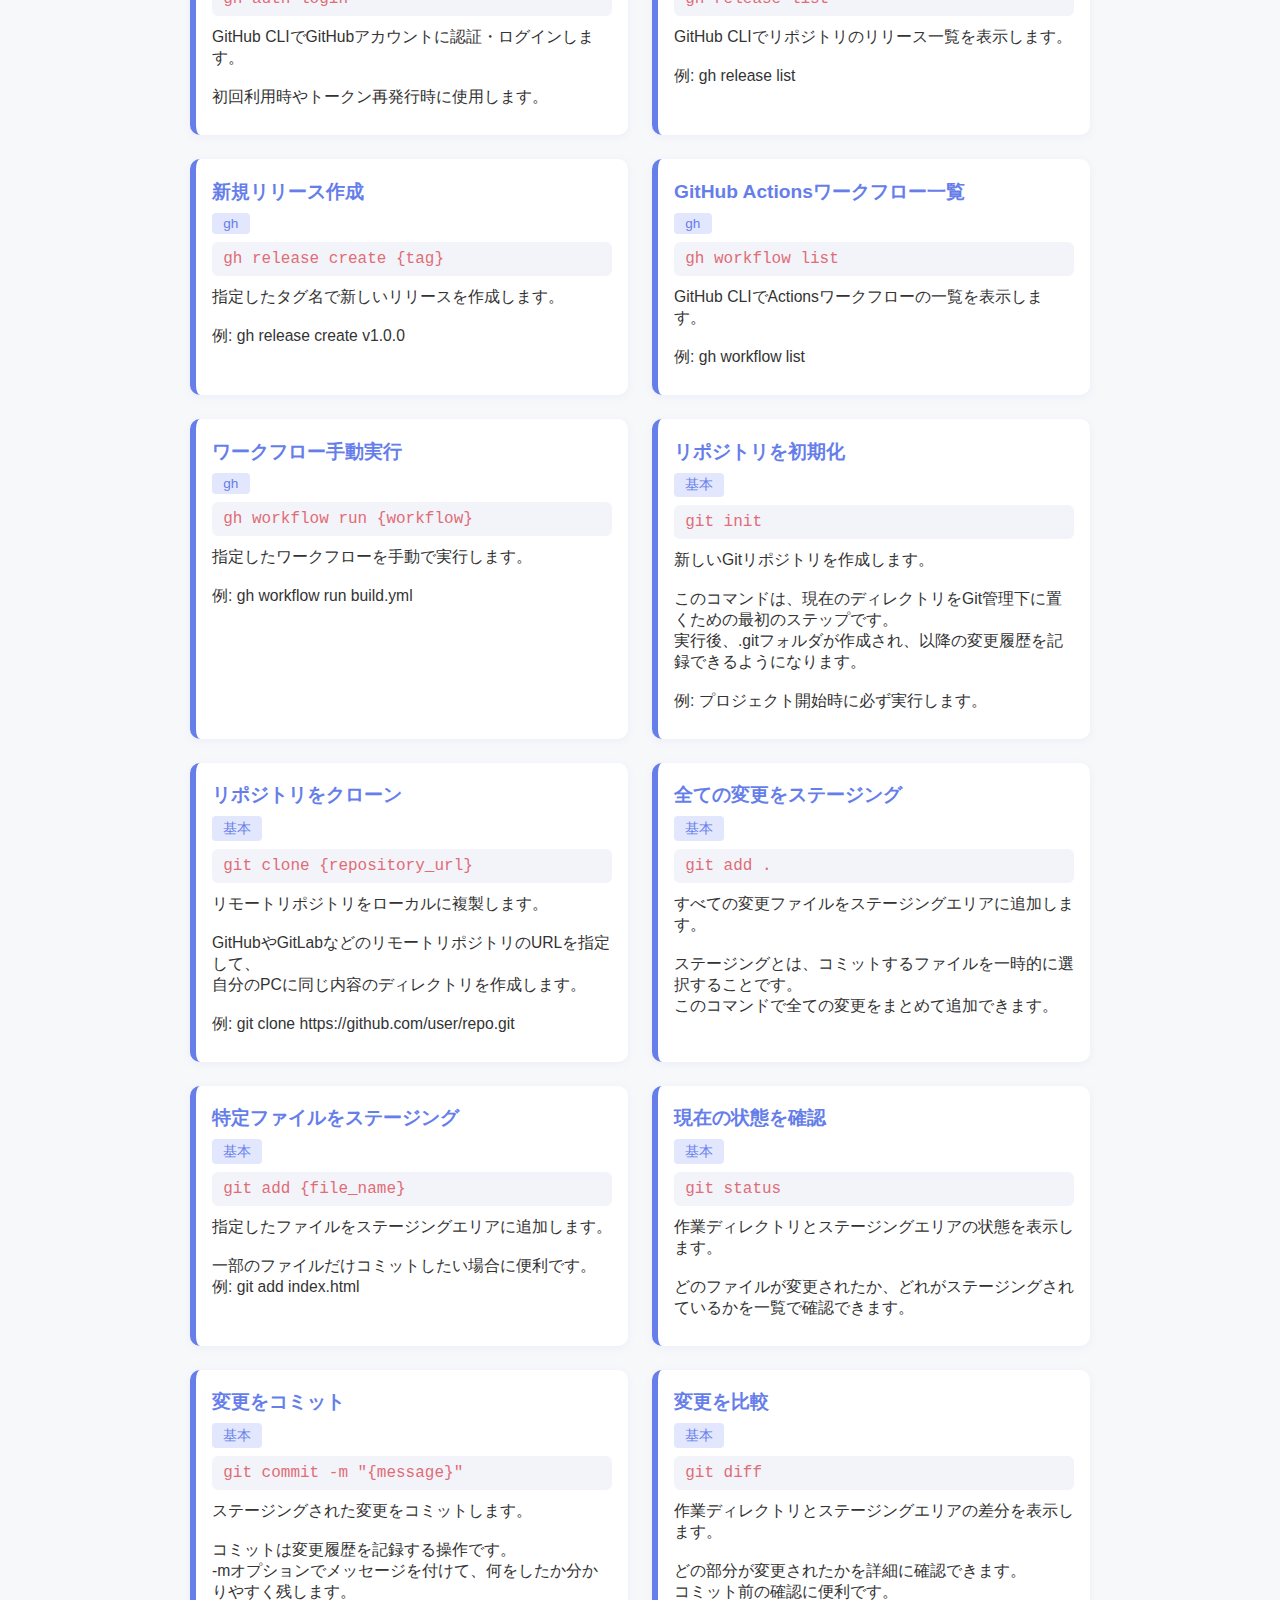
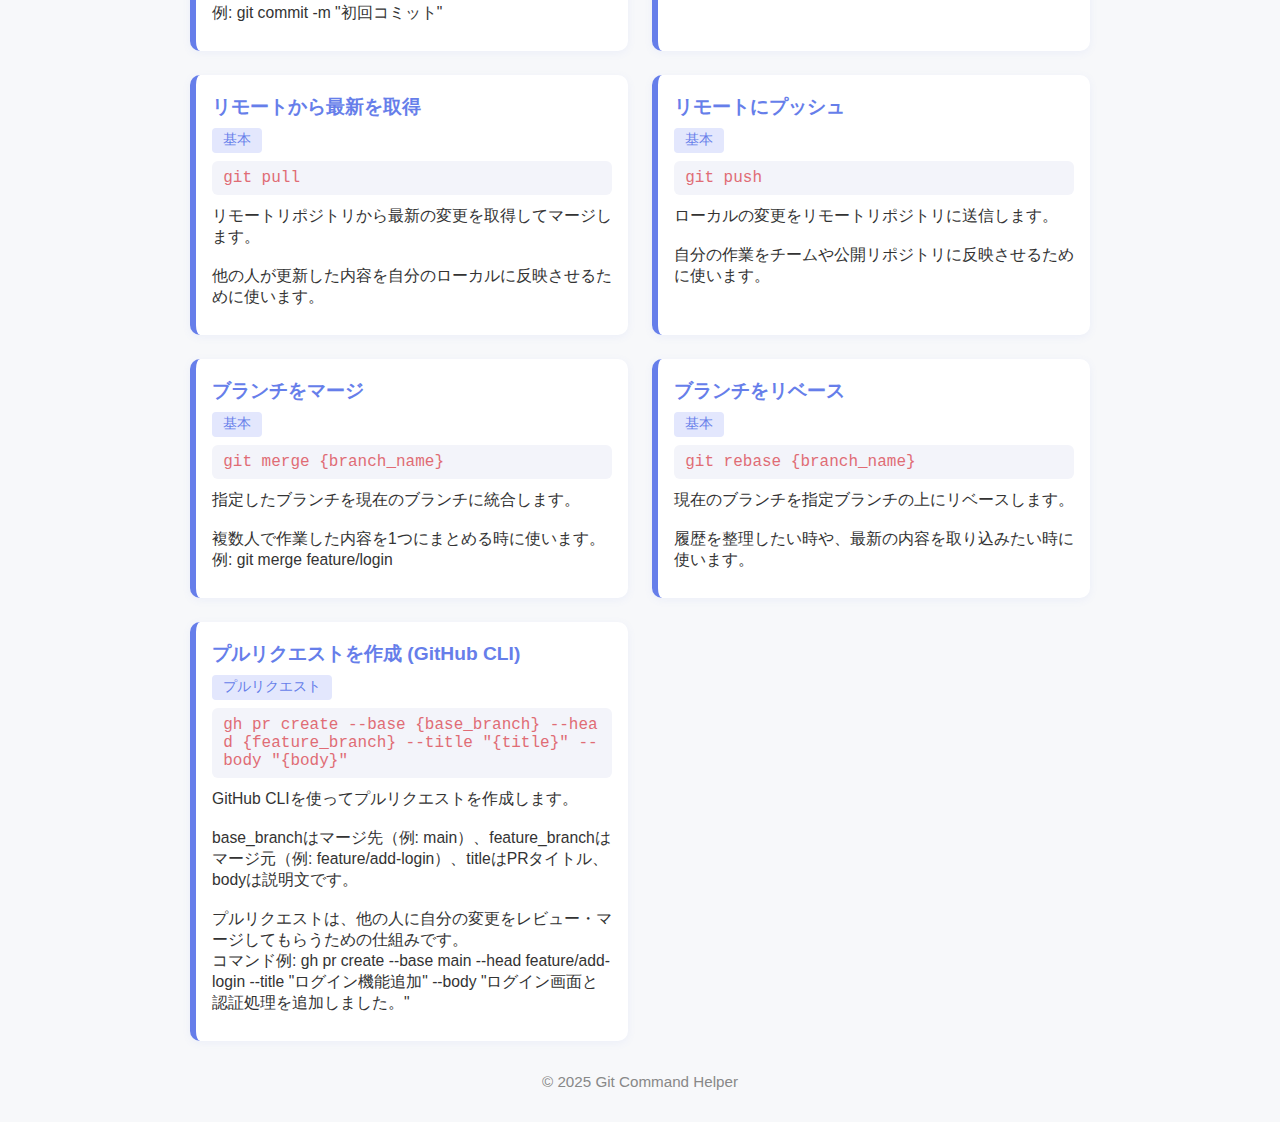
<file: explain/explain.html>
<!DOCTYPE html>
<html lang="ja">
<head>
    <meta charset="UTF-8">
    <meta name="viewport" content="width=device-width, initial-scale=1.0">
    <title>Gitコマンド説明ページ | Git Command Helper</title>
    <link rel="stylesheet" href="css/explain.css">
</head>
<body>
    <header>
        <h1>Gitコマンド説明ページ</h1>
        <p>よく使うGitコマンドの使い方・説明をまとめています。</p>
    </header>
    <main>
        <section id="command-list">
            <!-- コマンド説明カードがここに表示されます -->
        </section>
    </main>
    <footer>
        <p>&copy; 2025 Git Command Helper</p>
    </footer>
    <script src="js/explain.js"></script>
</body>
</html>
</file>
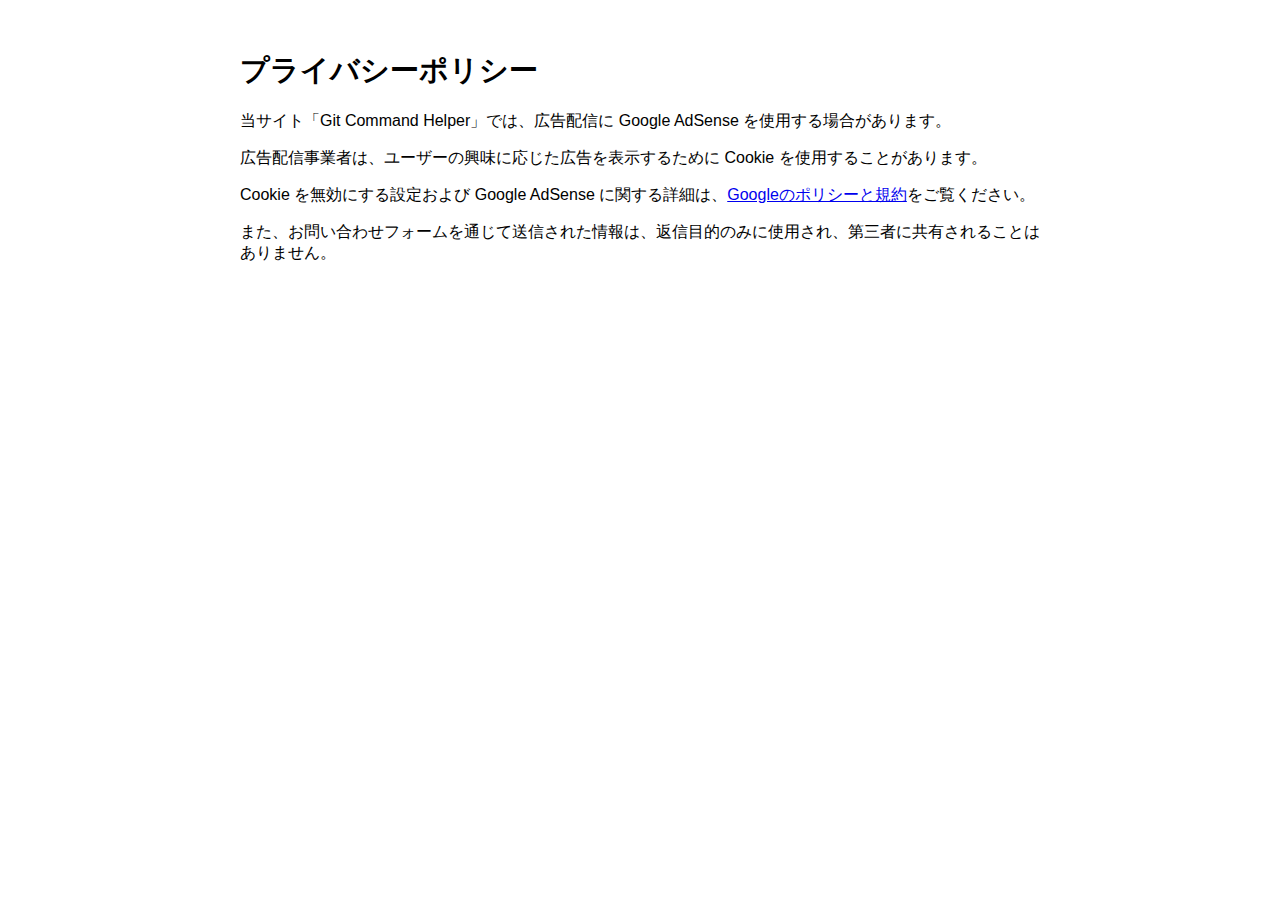
<file: html/privacy.html>
<!DOCTYPE html>
<html lang="ja">

<head>
  <meta charset="UTF-8">
  <title>プライバシーポリシー</title>
  <style>
    body {
      font-family: sans-serif;
      padding: 2rem;
      max-width: 800px;
      margin: auto;
    }

    h1 {
      font-size: 1.8rem;
    }
  </style>
</head>

<body>
  <h1>プライバシーポリシー</h1>
  <p>当サイト「Git Command Helper」では、広告配信に Google AdSense を使用する場合があります。</p>
  <p>広告配信事業者は、ユーザーの興味に応じた広告を表示するために Cookie を使用することがあります。</p>
  <p>Cookie を無効にする設定および Google AdSense に関する詳細は、<a href="https://policies.google.com/technologies/ads?hl=ja"
      target="_blank" rel="noopener noreferrer">Googleのポリシーと規約</a>をご覧ください。</p>
  <p>また、お問い合わせフォームを通じて送信された情報は、返信目的のみに使用され、第三者に共有されることはありません。</p>
</body>

</html>
</file>
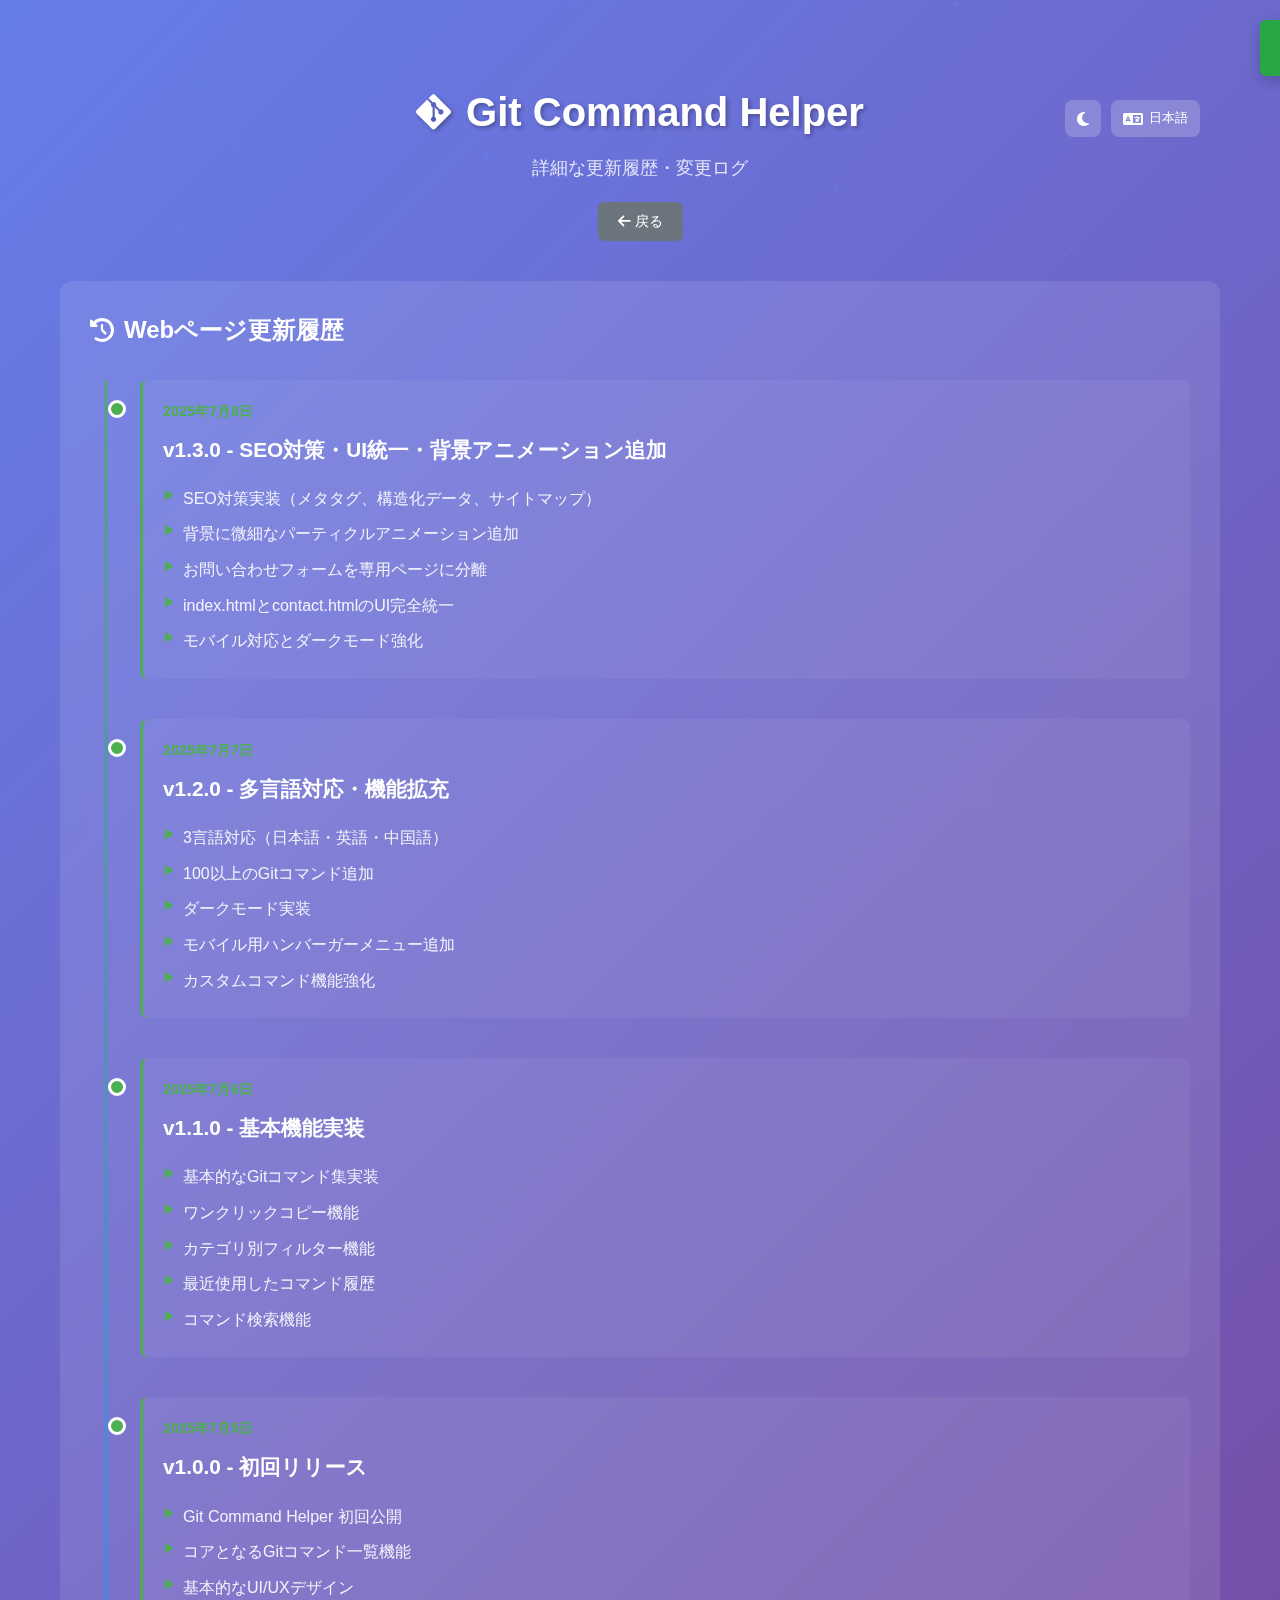
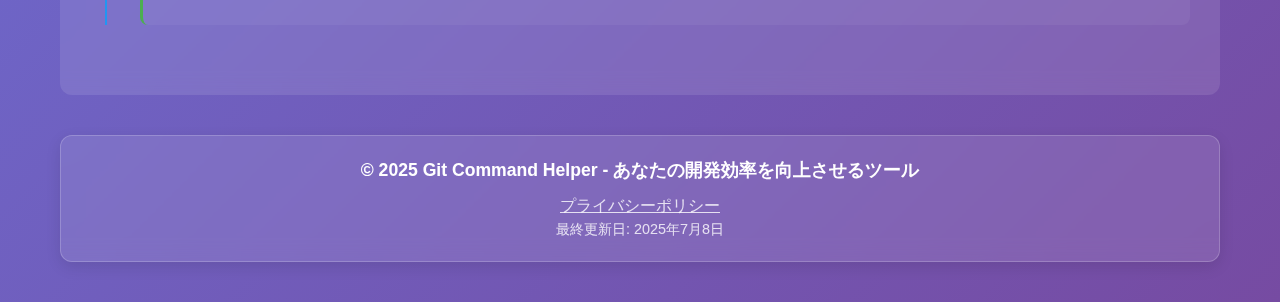
<file: html/update-history.html>
<!DOCTYPE html>
<html lang="ja">
<head>
    <meta charset="UTF-8">
    <meta name="viewport" content="width=device-width, initial-scale=1.0">
    
    <!-- SEO基本メタタグ -->
    <title>Webページ更新履歴 - Git Command Helper | 開発進捗・変更ログ</title>
    <meta name="description" content="Git Command Helperの詳細な更新履歴・変更ログ。機能追加、バグ修正、UI改善などの開発進捗をご確認いただけます。">
    <meta name="keywords" content="Git Command Helper,更新履歴,変更ログ,バージョン履歴,アップデート,機能追加">
    <meta name="robots" content="index, follow">
    
    <!-- Open Graph -->
    <meta property="og:type" content="website">
    <meta property="og:url" content="https://your-domain.com/html/update-history.html">
    <meta property="og:title" content="Webページ更新履歴 - Git Command Helper">
    <meta property="og:description" content="Git Command Helperの詳細な更新履歴・変更ログをご確認いただけます。">
    <meta property="og:site_name" content="Git Command Helper">
    
    <!-- Canonical URL -->
    <link rel="canonical" href="https://your-domain.com/html/update-history.html">
    
    <!-- CSS (パス修正) -->
    <link rel="stylesheet" href="../css/base.css">
    <link rel="stylesheet" href="../css/components.css">
    <link rel="stylesheet" href="../css/sections.css">
    <link rel="stylesheet" href="../css/modal.css">
    <link rel="stylesheet" href="../css/responsive.css">
    <link rel="stylesheet" href="../css/dark-mode.css">
    <link rel="stylesheet" href="https://cdnjs.cloudflare.com/ajax/libs/font-awesome/6.4.0/css/all.min.css">
    
    <!-- update-history.html専用スタイル -->
    <style>
        /* ヘッダーレイアウト調整 - index.htmlと同じスタイル */
        header {
            text-align: center;
            margin-bottom: 40px;
            position: relative;
        }
        
        .header-controls {
            position: absolute;
            top: 20px;
            right: 20px;
            display: flex;
            gap: 10px;
            z-index: 10;
        }

        .control-btn {
            background: rgba(255, 255, 255, 0.2);
            border: none;
            border-radius: 8px;
            padding: 10px 12px;
            color: white;
            cursor: pointer;
            transition: all 0.3s ease;
            backdrop-filter: blur(10px);
            display: flex;
            align-items: center;
            gap: 6px;
            font-size: 0.9rem;
        }

        .control-btn:hover {
            background: rgba(255, 255, 255, 0.3);
            transform: translateY(-2px);
        }

        .control-btn i {
            font-size: 1rem;
        }

        #currentLang {
            font-size: 0.8rem;
            font-weight: 500;
        }
        
        header h1 {
            color: white;
            font-size: 2.5rem;
            margin: 60px 0 10px 0;
            display: flex;
            align-items: center;
            justify-content: center;
            gap: 15px;
        }
        
        header h1 i {
            color: white;
        }
        
        header p {
            color: rgba(255, 255, 255, 0.9);
            font-size: 1.1rem;
            margin: 0 0 20px 0;
        }
        
        .nav-actions {
            margin-top: 20px;
        }
        
        /* ダークモード対応 - header controls */
        body.dark-mode .control-btn {
            background: rgba(0, 0, 0, 0.3);
        }

        body.dark-mode .control-btn:hover {
            background: rgba(0, 0, 0, 0.5);
        }
        
        /* 更新履歴専用スタイル */
        .full-update-history-section {
            background: rgba(255, 255, 255, 0.1);
            border-radius: 12px;
            padding: 30px;
            margin: 20px 0;
            backdrop-filter: blur(10px);
        }
        
        .full-update-history-section h2 {
            color: white;
            margin-bottom: 30px;
            display: flex;
            align-items: center;
            gap: 10px;
        }
        
        .update-timeline {
            position: relative;
            padding-left: 30px;
        }
        
        .update-timeline::before {
            content: '';
            position: absolute;
            left: 15px;
            top: 0;
            bottom: 0;
            width: 2px;
            background: linear-gradient(to bottom, #4CAF50, #2196F3);
        }
        
        .update-item {
            position: relative;
            margin-bottom: 40px;
            background: rgba(255, 255, 255, 0.05);
            border-radius: 8px;
            padding: 20px;
            margin-left: 20px;
            border-left: 3px solid #4CAF50;
        }
        
        .update-item::before {
            content: '';
            position: absolute;
            left: -35px;
            top: 20px;
            width: 12px;
            height: 12px;
            background: #4CAF50;
            border-radius: 50%;
            border: 3px solid white;
        }
        
        .update-date {
            color: #4CAF50;
            font-size: 0.9rem;
            font-weight: 600;
            margin-bottom: 10px;
        }
        
        .update-content h3 {
            color: white;
            margin: 0 0 15px 0;
            font-size: 1.3rem;
        }
        
        .update-content ul {
            list-style: none;
            padding: 0;
            margin: 0;
        }
        
        .update-content li {
            color: rgba(255, 255, 255, 0.9);
            padding: 5px 0;
            position: relative;
            padding-left: 20px;
        }
        
        .update-content li::before {
            content: '▶';
            position: absolute;
            left: 0;
            color: #4CAF50;
            font-size: 0.8rem;
        }
        
        /* ダークモード対応 */
        body.dark-mode .full-update-history-section {
            background: rgba(255, 255, 255, 0.02);
            border: 1px solid rgba(255, 255, 255, 0.1);
        }
        
        body.dark-mode .update-item {
            background: rgba(255, 255, 255, 0.03);
            border-left-color: #2196F3;
        }
        
        body.dark-mode .update-item::before {
            background: #2196F3;
            border-color: #1a1a1a;
        }
        
        body.dark-mode .update-date {
            color: #2196F3;
        }
        
        /* フッタースタイル調整 */
        footer {
            text-align: center;
            margin-top: 40px;
            padding: 20px;
            background: rgba(255, 255, 255, 0.1);
            border-radius: 12px;
            color: white;
        }
        
        footer a {
            color: rgba(255, 255, 255, 0.8);
            text-decoration: underline;
        }
        
        footer a:hover {
            color: white;
        }
        
        /* ダークモード対応 */
        body.dark-mode footer {
            background: rgba(0, 0, 0, 0.2);
        }
        
        /* レスポンシブ対応 */
        @media (max-width: 768px) {
            .header-controls {
                top: 10px;
                right: 10px;
                gap: 5px;
            }

            .control-btn {
                padding: 8px 10px;
                font-size: 0.8rem;
            }

            .control-btn i {
                font-size: 0.9rem;
            }

            #currentLang {
                display: none;
            }

            header h1 {
                font-size: 2rem;
                margin: 50px 0 10px 0;
            }
            
            .update-timeline {
                padding-left: 20px;
            }
            
            .update-item {
                margin-left: 10px;
                padding: 15px;
            }
            
            .update-item::before {
                left: -25px;
                width: 8px;
                height: 8px;
            }
            
            .update-timeline::before {
                left: 10px;
            }
            
            .full-update-history-section {
                padding: 20px;
            }
        }
    </style>
    
    <!-- 構造化データ -->
    <script type="application/ld+json">
    {
        "@context": "https://schema.org",
        "@type": "WebPage",
        "name": "Webページ更新履歴 - Git Command Helper",
        "description": "Git Command Helperの詳細な更新履歴・変更ログ",
        "url": "https://your-domain.com/html/update-history.html",
        "isPartOf": {
            "@type": "WebSite",
            "name": "Git Command Helper",
            "url": "https://your-domain.com/"
        }
    }
    </script>
</head>
<body>
    <div class="container">
        <header>
            <div class="header-controls">
                <button id="darkModeToggle" class="control-btn" title="ダークモード切り替え" data-tooltip-key="dark_mode_toggle">
                    <i class="fas fa-moon"></i>
                </button>
                <button id="languageToggle" class="control-btn" title="言語切り替え" data-tooltip-key="language_toggle">
                    <i class="fas fa-language"></i>
                    <span id="currentLang">日本語</span>
                </button>
            </div>
            <h1><i class="fab fa-git-alt"></i> <span data-key="title">Git Command Helper</span></h1>
            <p data-key="update_history_subtitle">詳細な更新履歴・変更ログ</p>
            <div class="nav-actions">
                <button id="backButton" class="btn-secondary">
                    <i class="fas fa-arrow-left"></i>
                    <span data-key="back">戻る</span>
                </button>
            </div>
        </header>

        <main>
            <!-- 詳細な更新履歴セクション -->
            <div class="full-update-history-section">
                <h2><i class="fas fa-history"></i> <span data-key="update_history">Webページ更新履歴</span></h2>
                <div class="update-timeline" id="fullUpdateTimeline">
                    <!-- 更新履歴は JavaScript で動的に生成 -->
                </div>
            </div>
        </main>

        <!-- 通知 -->
        <div class="notification" id="notification">
            <i class="fas fa-check-circle"></i>
            <span id="notificationText" data-key="copied">コピーしました！</span>
        </div>

        <footer>
            <p>&copy; 2025 Git Command Helper - <span data-key="footer_text">あなたの開発効率を向上させるツール</span></p>
            <p><a href="privacy.html" data-key="privacy_policy">プライバシーポリシー</a></p>
            <p id="lastUpdated">最終更新日: 2025年7月8日</p>
        </footer>
    </div>

    <!-- カスタムスクリプト (パス修正) -->
    <script src="../js/seo.js"></script>
    <script src="../js/background.js"></script>
    <script src="../js/language.js"></script>
    <script src="../js/update-history.js"></script>
    <script>
        // ページ初期化
        document.addEventListener('DOMContentLoaded', function() {
            // 言語とダークモードの初期化
            initializeLanguage();
            initializeDarkMode();
            
            // 背景アニメーション初期化
            if (typeof initBackground === 'function') {
                initBackground();
            }
            
            // 詳細な更新履歴の表示
            if (typeof renderFullUpdateHistory === 'function') {
                renderFullUpdateHistory();
            }
            
            // 戻るボタンのイベントリスナー
            document.getElementById('backButton').addEventListener('click', function() {
                window.location.href = '../index.html';
            });
            
            // ダークモードトグル
            document.getElementById('darkModeToggle').addEventListener('click', toggleDarkMode);
            
            // 言語切り替え
            document.getElementById('languageToggle').addEventListener('click', switchToNextLanguage);
        });
        
        // 言語切り替え関数
        function switchToNextLanguage() {
            const currentLang = localStorage.getItem('language') || 'ja';
            const languages = ['ja', 'en', 'zh'];
            const currentIndex = languages.indexOf(currentLang);
            const nextIndex = (currentIndex + 1) % languages.length;
            const nextLang = languages[nextIndex];
            
            // 新しい言語を保存
            localStorage.setItem('language', nextLang);
            
            // 言語システムの現在の言語を更新
            if (typeof window.switchLanguage === 'function') {
                window.switchLanguage(nextLang);
            }
            
            // 更新履歴を再レンダリング
            if (typeof renderFullUpdateHistory === 'function') {
                renderFullUpdateHistory();
            }
        }
        
        // ダークモード切り替え関数
        function toggleDarkMode() {
            const isDark = document.body.classList.toggle('dark-mode');
            localStorage.setItem('darkMode', isDark);
            
            const icon = document.querySelector('#darkModeToggle i');
            icon.className = isDark ? 'fas fa-sun' : 'fas fa-moon';
        }
        
        // ダークモード初期化
        function initializeDarkMode() {
            const isDark = localStorage.getItem('darkMode') === 'true';
            if (isDark) {
                document.body.classList.add('dark-mode');
                const icon = document.querySelector('#darkModeToggle i');
                if (icon) {
                    icon.className = 'fas fa-sun';
                }
            }
        }
    </script>
</body>
</html>
</file>
<file: css/base.css>
/* 基本設定とレイアウト */

/* リセット & 基本設定 */
* {
    margin: 0;
    padding: 0;
    box-sizing: border-box;
}

/* ダークモード切り替えアニメーション */
body {
    transition: background 0.5s ease, color 0.3s ease;
}
* {
    transition: background-color 0.3s ease, border-color 0.3s ease, color 0.3s ease;
}

body {
    font-family: 'Segoe UI', Tahoma, Geneva, Verdana, sans-serif;
    background: linear-gradient(135deg, #667eea 0%, #764ba2 100%);
    color: #333;
    line-height: 1.6;
    min-height: 100vh;
}

.container {
    max-width: 1200px;
    margin: 0 auto;
    padding: 20px;
}

/* ヘッダー */
header {
    text-align: center;
    margin-bottom: 30px;
    color: white;
    position: relative;
}

header h1 {
    font-size: 2.5rem;
    margin-bottom: 10px;
    text-shadow: 2px 2px 4px rgba(0,0,0,0.3);
}

header p {
    font-size: 1.2rem;
    opacity: 0.9;
}

/* ヘッダーコントロール */
.header-controls {
    position: absolute;
    top: 0;
    right: 0;
    display: flex;
    gap: 10px;
    z-index: 10;
}

.control-btn {
    background: rgba(255, 255, 255, 0.1);
    border: 1px solid rgba(255, 255, 255, 0.2);
    border-radius: 8px;
    padding: 8px 12px;
    color: white;
    cursor: pointer;
    transition: all 0.3s ease;
    backdrop-filter: blur(10px);
    display: flex;
    align-items: center;
    gap: 5px;
    font-size: 0.9rem;
}

.control-btn:hover {
    background: rgba(255, 255, 255, 0.2);
    transform: translateY(-2px);
}

.control-btn i {
    font-size: 1rem;
}

.control-btn span {
    font-size: 0.8rem;
}

/* フッター */
footer {
    background: rgba(255, 255, 255, 0.1);
    backdrop-filter: blur(10px);
    border-radius: 12px;
    text-align: center;
    color: white;
    padding: 25px 20px;
    margin: 30px auto 20px;
    max-width: 1200px;
    box-shadow: 0 5px 15px rgba(0,0,0,0.1);
    border: 1px solid rgba(255, 255, 255, 0.2);
}

footer p {
    margin: 0;
    line-height: 1.6;
}

footer p:first-child {
    font-weight: 600;
    font-size: 1.1rem;
    margin-bottom: 8px;
}

footer p:last-child {
    font-size: 0.9rem;
    opacity: 0.8;
}
</file>
<file: css/components.css>
/* コンポーネントスタイル */

/* 検索セクション */
.search-section {
    background: white;
    border-radius: 12px;
    padding: 20px;
    margin-bottom: 30px;
    box-shadow: 0 10px 30px rgba(0,0,0,0.1);
}

.search-box {
    position: relative;
    margin-bottom: 20px;
}

.search-box i {
    position: absolute;
    left: 15px;
    top: 50%;
    transform: translateY(-50%);
    color: #888;
    font-size: 1.1rem;
}

.search-box input {
    width: 100%;
    padding: 12px 45px;
    border: 2px solid #e0e0e0;
    border-radius: 8px;
    font-size: 1rem;
    transition: border-color 0.3s ease;
}

.search-box input:focus {
    outline: none;
    border-color: #667eea;
    box-shadow: 0 0 0 3px rgba(102, 126, 234, 0.1);
}

.filter-buttons {
    display: flex;
    flex-wrap: wrap;
    gap: 10px;
}

.filter-btn {
    padding: 8px 16px;
    border: 2px solid #e0e0e0;
    background: white;
    border-radius: 20px;
    cursor: pointer;
    transition: all 0.3s ease;
    font-size: 0.9rem;
}

.filter-btn:hover {
    background: #f5f5f5;
}

.filter-btn.active {
    background: #667eea;
    color: white;
    border-color: #667eea;
}

/* コマンドグリッド */
.commands-grid {
    display: grid;
    grid-template-columns: repeat(auto-fill, minmax(350px, 1fr));
    gap: 20px;
    margin-bottom: 30px;
}

.command-card {
    background: white;
    border-radius: 12px;
    padding: 20px;
    box-shadow: 0 5px 15px rgba(0,0,0,0.1);
    transition: transform 0.3s ease, box-shadow 0.3s ease;
    border-left: 4px solid #667eea;
}

.command-card:hover {
    transform: translateY(-5px);
    box-shadow: 0 10px 25px rgba(0,0,0,0.15);
}

.command-header {
    display: flex;
    justify-content: space-between;
    align-items: center;
    margin-bottom: 10px;
}

.command-title {
    font-size: 1.1rem;
    font-weight: 600;
    color: #333;
}

.command-category {
    background: #667eea;
    color: white;
    padding: 2px 8px;
    border-radius: 10px;
    font-size: 0.8rem;
}

.command-code {
    background: #f8f9fa;
    border: 1px solid #e9ecef;
    border-radius: 6px;
    padding: 12px;
    font-family: 'Courier New', monospace;
    font-size: 0.9rem;
    color: #d63384;
    margin-bottom: 10px;
    word-break: break-all;
}

.command-description {
    color: #666;
    font-size: 0.9rem;
    margin-bottom: 15px;
}

.command-actions {
    display: flex;
    gap: 10px;
}

/* ボタンスタイル */
.btn-copy {
    background: #28a745;
    color: white;
    border: none;
    padding: 8px 16px;
    border-radius: 6px;
    cursor: pointer;
    font-size: 0.9rem;
    transition: background 0.3s ease;
    display: flex;
    align-items: center;
    gap: 5px;
}

.btn-copy:hover {
    background: #218838;
}

.btn-param {
    background: #ffc107;
    color: #333;
    border: none;
    padding: 8px 16px;
    border-radius: 6px;
    cursor: pointer;
    font-size: 0.9rem;
    transition: background 0.3s ease;
    display: flex;
    align-items: center;
    gap: 5px;
}

.btn-param:hover {
    background: #e0a800;
}

.btn-primary {
    background: #667eea;
    color: white;
    border: none;
    padding: 10px 20px;
    border-radius: 6px;
    cursor: pointer;
    font-size: 0.9rem;
    transition: background 0.3s ease;
    display: flex;
    align-items: center;
    gap: 5px;
}

.btn-primary:hover {
    background: #5a6fd8;
}

.btn-secondary {
    background: #6c757d;
    color: white;
    border: none;
    padding: 10px 20px;
    border-radius: 6px;
    cursor: pointer;
    font-size: 0.9rem;
    transition: background 0.3s ease;
}

.btn-secondary:hover {
    background: #5a6268;
}

.btn-delete {
    background: #dc3545;
    color: white;
    border: none;
    padding: 6px 12px;
    border-radius: 4px;
    cursor: pointer;
    font-size: 0.8rem;
    transition: background 0.3s ease;
}

.btn-delete:hover {
    background: #c82333;
}

/* 通知 */
.notification {
    position: fixed;
    top: 20px;
    right: 20px;
    background: #28a745;
    color: white;
    padding: 15px 20px;
    border-radius: 6px;
    box-shadow: 0 5px 15px rgba(0,0,0,0.2);
    display: flex;
    align-items: center;
    gap: 10px;
    z-index: 1100;
    transform: translateX(100%);
    transition: transform 0.3s ease;
}

.notification.show {
    transform: translateX(0);
}

/* iPhone / スマートフォン対応改善 */
@media (max-width: 480px) {
    /* 検索セクション */
    .search-section {
        padding: 15px;
        margin-bottom: 20px;
        border-radius: 10px;
    }
    
    .search-box input {
        padding: 14px 45px;
        font-size: 16px; /* iOSズーム防止 */
        border-radius: 10px;
    }
    
    .search-box i {
        font-size: 1rem;
        left: 12px;
    }
    
    /* フィルターボタン */
    .filter-btn {
        padding: 10px 14px;
        font-size: 0.85rem;
        border-radius: 15px;
        min-height: 44px; /* タッチ操作に適したサイズ */
        display: flex;
        align-items: center;
        justify-content: center;
    }
    
    /* コマンドグリッド */
    .commands-grid {
        grid-template-columns: 1fr;
        gap: 15px;
        margin-bottom: 20px;
    }
    
    .command-card {
        padding: 16px;
        border-radius: 10px;
        border-left-width: 3px;
    }
    
    .command-title {
        font-size: 1rem;
        line-height: 1.4;
        /* 長いタイトルの省略表示 */
        overflow: hidden;
        text-overflow: ellipsis;
        display: -webkit-box;
        -webkit-line-clamp: 2;
        -webkit-box-orient: vertical;
    }
    
    .command-description {
        font-size: 0.85rem;
        line-height: 1.4;
        margin-bottom: 12px;
    }
    
    .command-code {
        font-size: 0.8rem;
        padding: 10px 12px;
        border-radius: 6px;
        /* 長いコードの水平スクロール */
        overflow-x: auto;
        white-space: nowrap;
        -webkit-overflow-scrolling: touch;
    }
    
    /* ボタン */
    .btn-copy,
    .btn-param {
        padding: 10px 16px;
        font-size: 0.85rem;
        min-height: 44px;
        border-radius: 8px;
        /* タッチ操作の改善 */
        touch-action: manipulation;
        -webkit-tap-highlight-color: rgba(0, 0, 0, 0.1);
    }
    
    .btn-primary {
        min-height: 44px;
        padding: 12px 20px;
        font-size: 0.9rem;
        border-radius: 8px;
    }
    
    .btn-secondary {
        min-height: 44px;
        padding: 10px 16px;
        font-size: 0.85rem;
        border-radius: 8px;
    }
    
    /* カテゴリータグ */
    .command-category {
        font-size: 0.75rem;
        padding: 4px 8px;
        border-radius: 10px;
    }
    
    /* コマンドアクション */
    .command-actions {
        gap: 8px;
        margin-top: 12px;
    }
    
    /* 横スクロール改善 */
    .filter-buttons {
        gap: 8px;
        padding-bottom: 5px;
        overflow-x: auto;
        -webkit-overflow-scrolling: touch;
        /* スクロールバーを隠す */
        scrollbar-width: none;
        -ms-overflow-style: none;
    }
    
    .filter-buttons::-webkit-scrollbar {
        display: none;
    }
    
    /* フレックスボックスの調整 */
    .filter-buttons {
        flex-wrap: nowrap;
        min-width: min-content;
    }
    
    .filter-btn {
        flex-shrink: 0;
        white-space: nowrap;
    }
}

/* iPhone SE / 小画面対応 */
@media (max-width: 375px) {
    .search-box input {
        padding: 12px 40px;
        font-size: 16px;
    }
    
    .search-box i {
        left: 10px;
        font-size: 0.9rem;
    }
    
    .command-card {
        padding: 14px;
    }
    
    .command-title {
        font-size: 0.95rem;
    }
    
    .command-description {
        font-size: 0.8rem;
    }
    
    .command-code {
        font-size: 0.75rem;
        padding: 8px 10px;
    }
    
    .btn-copy,
    .btn-param,
    .btn-primary,
    .btn-secondary {
        padding: 8px 12px;
        font-size: 0.8rem;
        min-height: 40px;
    }
    
    .filter-btn {
        padding: 8px 12px;
        font-size: 0.8rem;
        min-height: 40px;
    }
}

/* タッチ操作の改善 */
@media (hover: none) and (pointer: coarse) {
    /* ホバー効果をタッチ用に調整 */
    .command-card:hover {
        transform: none;
    }
    
    .command-card:active {
        transform: translateY(-2px);
        transition: transform 0.1s ease;
    }
    
    .filter-btn:hover {
        background: white;
    }
    
    .filter-btn:active {
        background: #f0f0f0;
        transform: scale(0.98);
        transition: all 0.1s ease;
    }
    
    .btn-copy:active,
    .btn-param:active,
    .btn-primary:active,
    .btn-secondary:active {
        transform: scale(0.98);
        transition: transform 0.1s ease;
    }
}
</file>
<file: css/sections.css>
/* セクションとフォームスタイル */

/* カスタムコマンドセクション */
.custom-command-section {
    background: white;
    border-radius: 12px;
    padding: 20px;
    margin-bottom: 30px;
    box-shadow: 0 5px 15px rgba(0,0,0,0.1);
}

.custom-command-section h2 {
    margin-bottom: 20px;
    color: #333;
    display: flex;
    align-items: center;
    gap: 10px;
}

.custom-input-group {
    display: flex;
    gap: 10px;
    margin-bottom: 20px;
    flex-wrap: wrap;
}

.custom-input-group input {
    flex: 1;
    min-width: 200px;
    padding: 10px;
    border: 2px solid #e0e0e0;
    border-radius: 6px;
    font-size: 0.9rem;
}

.custom-input-group input:focus {
    outline: none;
    border-color: #667eea;
}

.custom-commands-list {
    display: flex;
    flex-direction: column;
    gap: 10px;
}

.custom-command-item {
    background: #f8f9fa;
    border: 1px solid #e9ecef;
    border-radius: 6px;
    padding: 15px;
    display: flex;
    justify-content: space-between;
    align-items: center;
}

.custom-command-info {
    flex: 1;
}

.custom-command-code {
    font-family: 'Courier New', monospace;
    color: #d63384;
    font-weight: 600;
}

.custom-command-desc {
    color: #666;
    font-size: 0.9rem;
    margin-top: 5px;
}

.custom-command-actions {
    display: flex;
    gap: 10px;
}

/* 最近使用したコマンドセクション */
.recent-section {
    background: white;
    border-radius: 12px;
    padding: 20px;
    margin-bottom: 30px;
    box-shadow: 0 5px 15px rgba(0,0,0,0.1);
}

.recent-section h2 {
    margin-bottom: 20px;
    color: #333;
    display: flex;
    align-items: center;
    gap: 10px;
}

.recent-commands {
    display: flex;
    flex-direction: column;
    gap: 10px;
}

.recent-command-item {
    background: #f8f9fa;
    border: 1px solid #e9ecef;
    border-radius: 6px;
    padding: 10px 15px;
    display: flex;
    justify-content: space-between;
    align-items: center;
    transition: background 0.3s ease;
}

.recent-command-item:hover {
    background: #e9ecef;
}

.recent-command-code {
    font-family: 'Courier New', monospace;
    color: #d63384;
    font-size: 0.9rem;
}

.recent-command-time {
    color: #666;
    font-size: 0.8rem;
}

/* お問い合わせセクション */
.contact-section {
    background: white;
    border-radius: 12px;
    padding: 20px;
    margin-bottom: 30px;
    box-shadow: 0 5px 15px rgba(0,0,0,0.1);
}

.contact-section h2 {
    margin-bottom: 20px;
    color: #333;
    display: flex;
    align-items: center;
    gap: 10px;
}

.contact-section form {
    display: flex;
    flex-direction: column;
    gap: 15px;
}

.contact-section input,
.contact-section textarea {
    width: 100%;
    padding: 12px 15px;
    border: 2px solid #e0e0e0;
    border-radius: 8px;
    font-size: 1rem;
    font-family: inherit;
    transition: border-color 0.3s ease, box-shadow 0.3s ease;
    resize: vertical;
}

.contact-section input:focus,
.contact-section textarea:focus {
    outline: none;
    border-color: #667eea;
    box-shadow: 0 0 0 3px rgba(102, 126, 234, 0.1);
}

.contact-section textarea {
    min-height: 120px;
    max-height: 300px;
}

.contact-section button[type="submit"] {
    align-self: flex-start;
    min-width: 120px;
}

.contact-section button[type="submit"]:hover {
    background: #5a6fd8;
    transform: translateY(-1px);
}

.contact-section button[type="submit"]:active {
    transform: translateY(0);
}

/* お問い合わせナビゲーションセクション */
.contact-navigation {
    background: white;
    border-radius: 12px;
    padding: 30px;
    margin-bottom: 30px;
    box-shadow: 0 5px 15px rgba(0,0,0,0.1);
    text-align: center;
}

.contact-cta h2 {
    margin-bottom: 15px;
    color: #333;
    display: flex;
    align-items: center;
    justify-content: center;
    gap: 10px;
}

.contact-cta p {
    margin-bottom: 25px;
    color: #666;
    font-size: 1rem;
    line-height: 1.6;
}

.contact-btn {
    display: inline-flex;
    align-items: center;
    gap: 10px;
    padding: 15px 25px;
    font-size: 1rem;
    font-weight: 500;
    text-decoration: none;
    border-radius: 8px;
    transition: all 0.3s ease;
}

.contact-btn:hover {
    transform: translateY(-2px);
    box-shadow: 0 8px 20px rgba(102, 126, 234, 0.3);
}
</file>
<file: css/modal.css>
/* モーダルスタイル */

.modal-overlay {
    position: fixed;
    top: 0;
    left: 0;
    width: 100%;
    height: 100%;
    background: rgba(0,0,0,0.5);
    display: flex;
    align-items: center;
    justify-content: center;
    z-index: 1000;
    opacity: 0;
    visibility: hidden;
    transition: all 0.3s ease;
}

.modal-overlay.active {
    opacity: 1;
    visibility: visible;
}

.modal {
    background: white;
    border-radius: 12px;
    padding: 0;
    max-width: 500px;
    width: 90%;
    max-height: 80vh;
    overflow: auto;
    transform: scale(0.9);
    transition: transform 0.3s ease;
}

.modal-overlay.active .modal {
    transform: scale(1);
}

.modal-header {
    padding: 20px;
    border-bottom: 1px solid #e0e0e0;
    display: flex;
    justify-content: space-between;
    align-items: center;
}

.modal-header h3 {
    margin: 0;
    color: #333;
}

.modal-close {
    background: none;
    border: none;
    font-size: 1.5rem;
    cursor: pointer;
    color: #666;
    transition: color 0.3s ease;
}

.modal-close:hover {
    color: #333;
}

.modal-body {
    padding: 20px;
}

.input-group {
    margin-bottom: 20px;
}

.input-group label {
    display: block;
    margin-bottom: 5px;
    font-weight: 600;
    color: #333;
}

.input-group input {
    width: 100%;
    padding: 10px;
    border: 2px solid #e0e0e0;
    border-radius: 6px;
    font-size: 1rem;
}

.input-group input:focus {
    outline: none;
    border-color: #667eea;
}

.generated-command {
    margin-bottom: 20px;
}

.generated-command label {
    display: block;
    margin-bottom: 5px;
    font-weight: 600;
    color: #333;
}

.command-preview {
    background: #f8f9fa;
    border: 1px solid #e9ecef;
    border-radius: 6px;
    padding: 12px;
    font-family: 'Courier New', monospace;
    font-size: 0.9rem;
    color: #d63384;
    word-break: break-all;
}

.modal-footer {
    padding: 20px;
    border-top: 1px solid #e0e0e0;
    display: flex;
    justify-content: flex-end;
    gap: 10px;
}
</file>
<file: css/responsive.css>
/* レスポンシブスタイル */

/* モバイル用フィルターメニュー - デフォルトは非表示 */
.mobile-filter-container {
    display: none;
    position: relative;
}

/* デスクトップ用フィルターボタン - デフォルトは表示 */
.desktop-filters {
    display: flex;
    flex-wrap: wrap;
    gap: 10px;
}

/* デスクトップサイズ（769px以上）では確実にモバイルメニューを非表示 */
@media (min-width: 769px) {
    .mobile-filter-container {
        display: none !important;
    }
    
    .desktop-filters {
        display: flex !important;
    }
}

.mobile-filter-toggle {
    width: 100%;
    padding: 12px 16px;
    background: white;
    border: 2px solid #e0e0e0;
    border-radius: 8px;
    display: flex;
    align-items: center;
    justify-content: space-between;
    cursor: pointer;
    transition: all 0.3s ease;
    font-size: 1rem;
    color: #333;
}

.mobile-filter-toggle:hover,
.mobile-filter-toggle.active {
    border-color: #667eea;
    background: #f8f9ff;
}

.mobile-filter-toggle i:first-child {
    color: #667eea;
    margin-right: 8px;
}

.mobile-filter-toggle i:last-child {
    transition: transform 0.3s ease;
    color: #888;
}

.mobile-filter-toggle.active i:last-child {
    transform: rotate(180deg);
}

.mobile-filter-menu {
    position: absolute;
    top: 100%;
    left: 0;
    right: 0;
    background: white;
    border: 2px solid #e0e0e0;
    border-top: none;
    border-radius: 0 0 8px 8px;
    z-index: 100;
    max-height: 0;
    overflow: hidden;
    transition: max-height 0.3s ease, box-shadow 0.3s ease;
    box-shadow: 0 4px 12px rgba(0,0,0,0.1);
}

.mobile-filter-menu.show {
    max-height: 300px;
    box-shadow: 0 8px 25px rgba(0,0,0,0.15);
}

.mobile-filter-btn {
    width: 100%;
    padding: 12px 16px;
    background: white;
    border: none;
    border-bottom: 1px solid #f0f0f0;
    text-align: left;
    cursor: pointer;
    transition: all 0.2s ease;
    color: #333;
    font-size: 0.95rem;
}

.mobile-filter-btn:hover {
    background: #f8f9ff;
    color: #667eea;
}

.mobile-filter-btn.active {
    background: #667eea;
    color: white;
    font-weight: 600;
}

.mobile-filter-btn:last-child {
    border-bottom: none;
}

/* タブレット対応 */
@media (max-width: 768px) {
    .container {
        padding: 15px;
    }
    
    header h1 {
        font-size: 2rem;
    }
    
    .commands-grid {
        grid-template-columns: repeat(auto-fill, minmax(300px, 1fr));
        gap: 15px;
    }
    
    .custom-input-group {
        flex-direction: column;
    }
    
    .custom-input-group input {
        min-width: auto;
    }
    
    /* デスクトップフィルターを非表示、モバイルフィルターを表示 */
    .desktop-filters {
        display: none !important;
    }
    
    .mobile-filter-container {
        display: block !important;
        margin-bottom: 20px;
    }
    
    footer {
        margin: 20px 15px 15px;
        padding: 20px 15px;
    }
    
    footer p:first-child {
        font-size: 1rem;
    }
    
    footer p:last-child {
        font-size: 0.85rem;
    }
    
    /* お問い合わせナビゲーション - モバイル */
    .contact-navigation {
        padding: 20px 15px;
        margin-bottom: 20px;
    }
    
    .contact-cta h2 {
        font-size: 1.3rem;
        margin-bottom: 10px;
    }
    
    .contact-cta p {
        font-size: 0.9rem;
        margin-bottom: 20px;
    }
    
    .contact-btn {
        padding: 12px 20px;
        font-size: 0.9rem;
    }
    
    /* 更新履歴セクション */
    .update-history-section {
        padding: 20px;
        margin-bottom: 25px;
    }
    
    .update-history-section h2 {
        font-size: 1.3rem;
        margin-bottom: 20px;
    }
    
    .update-timeline {
        padding-left: 25px;
    }
    
    .update-item {
        padding-left: 20px;
        margin-bottom: 25px;
    }
    
    .update-content h3 {
        font-size: 1rem;
        margin-bottom: 10px;
    }
    
    .update-content li {
        font-size: 0.9rem;
        padding-left: 18px;
    }
    
    .update-date {
        font-size: 0.85rem;
    }
}

/* iPhone/スマートフォン対応 */
@media (max-width: 480px) {
    .container {
        padding: 10px;
        padding-left: max(10px, env(safe-area-inset-left));
        padding-right: max(10px, env(safe-area-inset-right));
        padding-bottom: max(10px, env(safe-area-inset-bottom));
        touch-action: pan-y;
    }
    
    /* モバイルフィルターのサイズ調整 */
    .mobile-filter-toggle {
        font-size: 0.9rem;
        padding: 10px 14px;
    }
    
    .mobile-filter-btn {
        font-size: 0.9rem;
        padding: 10px 14px;
    }
    
    /* Z-indexの調整（モーダルとの競合を避ける） */
    .mobile-filter-menu {
        z-index: 50;
    }
    
    /* モーダルのZ-index */
    .modal-overlay {
        z-index: 1000;
    }
    
    header {
        padding-top: max(0px, env(safe-area-inset-top));
        margin-bottom: 20px;
    }
    
    header h1 {
        font-size: 1.8rem;
        margin-bottom: 8px;
    }
    
    header p {
        font-size: 1rem;
    }
    
    .header-controls {
        position: relative;
        margin-top: 15px;
        justify-content: center;
    }
    
    .search-section {
        padding: 15px;
        margin-bottom: 20px;
    }
    
    .commands-grid {
        grid-template-columns: 1fr;
        gap: 15px;
        margin-bottom: 20px;
    }
    
    .command-card {
        padding: 15px;
    }
    
    .command-title {
        font-size: 1rem;
        overflow: hidden;
        text-overflow: ellipsis;
        display: -webkit-box;
        -webkit-line-clamp: 2;
        line-clamp: 2;
        -webkit-box-orient: vertical;
    }
    
    .command-actions {
        flex-direction: column;
        gap: 8px;
    }
    
    .btn-copy,
    .btn-param {
        width: 100%;
        justify-content: center;
        min-height: 44px;
    }
    
    .custom-command-section,
    .recent-section {
        padding: 15px;
        margin-bottom: 20px;
    }
    
    .custom-command-section h2,
    .recent-section h2 {
        font-size: 1.3rem;
        margin-bottom: 15px;
    }
    
    .custom-command-item,
    .recent-command-item {
        flex-direction: column;
        align-items: flex-start;
        gap: 10px;
    }
    
    .custom-command-actions {
        width: 100%;
        justify-content: flex-end;
    }
    
    .recent-command-item .btn-copy {
        align-self: flex-end;
        width: auto;
        min-height: 36px;
    }
    
    /* モーダル調整 */
    .modal {
        width: 95%;
        margin: 10px;
    }
    
    .modal-header,
    .modal-body,
    .modal-footer {
        padding: 15px;
    }
    
    /* お問い合わせフォーム */
    .contact-section {
        padding: 15px;
        margin-bottom: 20px;
    }
    
    .contact-section h2 {
        font-size: 1.3rem;
        margin-bottom: 15px;
    }
    
    .contact-section input,
    .contact-section textarea {
        padding: 14px 12px;
        font-size: 16px; /* iOSのズーム防止 */
    }
    
    .contact-section textarea {
        min-height: 100px;
    }
    
    .contact-section button[type="submit"] {
        width: 100%;
        min-height: 44px;
        justify-content: center;
        align-self: stretch;
    }
    
    /* フッター */
    footer {
        margin: 15px 10px 10px;
        padding: 18px 12px;
        border-radius: 8px;
    }
    
    footer p:first-child {
        font-size: 0.95rem;
        margin-bottom: 6px;
    }
    
    footer p:last-child {
        font-size: 0.8rem;
    }
    
    /* 通知 */
    .notification {
        top: max(10px, env(safe-area-inset-top));
        right: 10px;
        left: 10px;
        transform: translateY(-100%);
    }
    
    .notification.show {
        transform: translateY(0);
    }
}

/* タッチ操作の改善 */
@media (max-width: 480px) {
    /* タッチハイライトの無効化 */
    * {
        -webkit-tap-highlight-color: transparent;
        -webkit-touch-callout: none;
        -webkit-user-select: none;
        user-select: none;
    }
    
    /* テキスト選択可能な要素 */
    .command-code,
    .custom-command-code,
    .recent-command-code,
    .command-preview,
    input,
    textarea {
        -webkit-user-select: text;
        user-select: text;
    }
    
    /* ボタンのタッチフィードバック */
    button {
        -webkit-tap-highlight-color: rgba(0, 0, 0, 0.1);
        touch-action: manipulation;
    }
    
    /* スクロール最適化 */
    .commands-grid,
    .custom-commands-list,
    .recent-commands {
        -webkit-overflow-scrolling: touch;
    }
    
    /* アクティブ状態の調整 */
    .command-card:active {
        transform: translateY(-2px);
        box-shadow: 0 8px 20px rgba(0,0,0,0.12);
    }
    
    .btn-copy:active,
    .btn-param:active,
    .btn-primary:active,
    .btn-secondary:active,
    .btn-delete:active {
        transform: scale(0.98);
    }
    
    .filter-btn:active {
        transform: scale(0.95);
    }
    
    /* フォーカス状態の改善 */
    input:focus,
    button:focus {
        outline: 2px solid #667eea;
        outline-offset: 2px;
    }
}

/* iPhone/スマートフォン対応 */
@media (max-width: 480px) {
    /* お問い合わせナビゲーション - 小型モバイル */
    .contact-navigation {
        padding: 15px 10px;
    }
    
    .contact-cta h2 {
        font-size: 1.2rem;
    }
    
    .contact-cta p {
        font-size: 0.85rem;
    }
    
    .contact-btn {
        padding: 10px 16px;
        font-size: 0.85rem;
    }
}
</file>
<file: css/dark-mode.css>
/* ダークモードスタイル */

/* ダークモード基本設定 */
body.dark-mode {
    background: linear-gradient(135deg, #2c3e50 0%, #34495e 100%);
    color: #ffffff;
    position: relative;
    overflow-x: hidden;
}

body.dark-mode .container {
    color: #ffffff;
    position: relative;
    z-index: 1;
}

/* セクション背景 */
body.dark-mode .search-section,
body.dark-mode .custom-command-section,
body.dark-mode .recent-section,
body.dark-mode .contact-section,
body.dark-mode .contact-navigation {
    background: #1e1e1e;
    border: 1px solid #333;
    color: #ffffff;
}

body.dark-mode .command-card {
    background: #1e1e1e;
    border: 1px solid #333;
    border-left: 4px solid #667eea;
}

/* テキストカラー */
body.dark-mode .search-section h2,
body.dark-mode .custom-command-section h2,
body.dark-mode .recent-section h2,
body.dark-mode .contact-section h2,
body.dark-mode .command-title {
    color: #ffffff;
}

body.dark-mode .command-description,
body.dark-mode .custom-command-desc,
body.dark-mode .recent-command-time {
    color: #cccccc;
}

/* 入力フィールド */
body.dark-mode .search-box input,
body.dark-mode .custom-input-group input,
body.dark-mode .input-group input,
body.dark-mode .contact-section input,
body.dark-mode .contact-section textarea {
    background: #2d2d2d;
    border-color: #444;
    color: #ffffff;
}

body.dark-mode .search-box input::placeholder,
body.dark-mode .custom-input-group input::placeholder,
body.dark-mode .input-group input::placeholder,
body.dark-mode .contact-section input::placeholder,
body.dark-mode .contact-section textarea::placeholder {
    color: #888;
}

body.dark-mode .search-box input:focus,
body.dark-mode .custom-input-group input:focus,
body.dark-mode .input-group input:focus,
body.dark-mode .contact-section input:focus,
body.dark-mode .contact-section textarea:focus {
    border-color: #667eea;
    box-shadow: 0 0 0 3px rgba(102, 126, 234, 0.2);
}

/* コードブロック */
body.dark-mode .command-code,
body.dark-mode .custom-command-code,
body.dark-mode .recent-command-code,
body.dark-mode .command-preview {
    background: #2d2d2d;
    border-color: #444;
    color: #ff6b9d;
}

/* フィルターボタン */
body.dark-mode .filter-btn {
    background: #2d2d2d;
    border-color: #444;
    color: #ffffff;
}

body.dark-mode .filter-btn:hover {
    background: #333;
}

body.dark-mode .filter-btn.active {
    background: #667eea;
    border-color: #667eea;
}

/* アイテム背景 */
body.dark-mode .custom-command-item,
body.dark-mode .recent-command-item {
    background: #2d2d2d;
    border-color: #444;
}

body.dark-mode .custom-command-item:hover,
body.dark-mode .recent-command-item:hover {
    background: #333;
}

/* モーダル */
body.dark-mode .modal {
    background: #1e1e1e;
    border: 1px solid #333;
}

body.dark-mode .modal-header {
    border-bottom-color: #333;
}

body.dark-mode .modal-header h3 {
    color: #ffffff;
}

body.dark-mode .modal-body label,
body.dark-mode .generated-command label {
    color: #ffffff;
}

body.dark-mode .modal-footer {
    border-top-color: #333;
}

body.dark-mode .modal-close {
    color: #cccccc;
}

body.dark-mode .modal-close:hover {
    color: #ffffff;
}

/* フッター */
body.dark-mode footer {
    background: rgba(30, 30, 30, 0.9);
    border: 1px solid rgba(255, 255, 255, 0.1);
}

/* 通知 */
body.dark-mode .notification {
    background: #2d2d2d;
    border: 1px solid #444;
    color: #ffffff;
    box-shadow: 0 4px 12px rgba(0, 0, 0, 0.3);
}

body.dark-mode .notification i {
    color: #4CAF50; /* 成功アイコンの色は維持 */
}

/* コントロールボタン */
body.dark-mode .control-btn {
    background: #2d2d2d;
    border: 1px solid #444;
    color: #ffffff;
}

body.dark-mode .control-btn:hover {
    background: #333;
    border-color: #555;
}

/* モバイルフィルターメニュー */
body.dark-mode .mobile-filter-toggle {
    background: #2d2d2d;
    border-color: #444;
    color: #ffffff;
}

body.dark-mode .mobile-filter-toggle:hover,
body.dark-mode .mobile-filter-toggle.active {
    border-color: #667eea;
    background: #333;
}

body.dark-mode .mobile-filter-toggle i:first-child {
    color: #667eea;
}

body.dark-mode .mobile-filter-toggle i:last-child {
    color: #aaa;
}

body.dark-mode .mobile-filter-menu {
    background: #2d2d2d;
    border-color: #444;
    box-shadow: 0 4px 12px rgba(0,0,0,0.4);
}

body.dark-mode .mobile-filter-menu.show {
    box-shadow: 0 8px 25px rgba(0,0,0,0.5);
}

body.dark-mode .mobile-filter-btn {
    background: #2d2d2d;
    border-bottom-color: #444;
    color: #ffffff;
}

body.dark-mode .mobile-filter-btn:hover {
    background: #333;
    color: #667eea;
}

body.dark-mode .mobile-filter-btn.active {
    background: #667eea;
    color: white;
}

/* iPhone/モバイル向けダークモード */
@media (max-width: 480px) {
    body.dark-mode .search-section,
    body.dark-mode .custom-command-section,
    body.dark-mode .recent-section,
    body.dark-mode .command-card,
    body.dark-mode .modal,
    body.dark-mode .contact-section {
        background: #1e1e1e;
        color: #ffffff;
        border-color: #333;
    }
    
    body.dark-mode .command-code,
    body.dark-mode .custom-command-code,
    body.dark-mode .recent-command-code,
    body.dark-mode .command-preview {
        background: #2d2d2d;
        border-color: #444;
        color: #ff6b9d;
    }
    
    body.dark-mode .search-box input,
    body.dark-mode .custom-input-group input,
    body.dark-mode .input-group input,
    body.dark-mode .contact-section input,
    body.dark-mode .contact-section textarea {
        background: #2d2d2d;
        border-color: #444;
        color: #ffffff;
    }
    
    body.dark-mode .contact-section input:focus,
    body.dark-mode .contact-section textarea:focus {
        border-color: #667eea;
        box-shadow: 0 0 0 3px rgba(102, 126, 234, 0.2);
    }
    
    body.dark-mode footer {
        background: rgba(30, 30, 30, 0.9);
        border: 1px solid rgba(255, 255, 255, 0.1);
    }
}

/* プリファレンス基準のダークモード */
@media (prefers-color-scheme: dark) and (max-width: 480px) {
    .search-section,
    .custom-command-section,
    .recent-section,
    .command-card,
    .modal,
    .contact-section {
        background: #1e1e1e;
        color: #ffffff;
        border-color: #333;
    }
    
    .command-code,
    .custom-command-code,
    .recent-command-code,
    .command-preview {
        background: #2d2d2d;
        border-color: #444;
        color: #ff6b9d;
    }
    
    .search-box input,
    .custom-input-group input,
    .input-group input,
    .contact-section input,
    .contact-section textarea {
        background: #2d2d2d;
        border-color: #444;
        color: #ffffff;
    }
    
    .search-box input::placeholder,
    .custom-input-group input::placeholder,
    .input-group input::placeholder,
    .contact-section input::placeholder,
    .contact-section textarea::placeholder {
        color: #888;
    }
    
    .contact-section input:focus,
    .contact-section textarea:focus {
        border-color: #667eea;
        box-shadow: 0 0 0 3px rgba(102, 126, 234, 0.2);
    }
    
    footer {
        background: rgba(30, 30, 30, 0.9);
        border: 1px solid rgba(255, 255, 255, 0.1);
    }
}

/* iPhone ダークモード対応改善 */
@media (max-width: 480px) {
    /* ダークモード時のSafe Area対応 */
    body.dark-mode {
        padding-top: env(safe-area-inset-top);
        padding-bottom: env(safe-area-inset-bottom);
        padding-left: env(safe-area-inset-left);
        padding-right: env(safe-area-inset-right);
    }
    
    /* ヘッダーコントロール（ダークモード） */
    body.dark-mode .control-btn {
        background: rgba(255, 255, 255, 0.1);
        color: #ffffff;
        border-color: rgba(255, 255, 255, 0.2);
        backdrop-filter: blur(10px);
        -webkit-backdrop-filter: blur(10px);
    }
    
    body.dark-mode .control-btn:hover {
        background: rgba(255, 255, 255, 0.2);
        border-color: rgba(255, 255, 255, 0.3);
    }
    
    body.dark-mode .control-btn:active {
        background: rgba(255, 255, 255, 0.3);
    }
    
    /* ナビゲーションアクション（ダークモード） */
    body.dark-mode .nav-actions .btn-secondary {
        background: rgba(255, 255, 255, 0.1);
        color: #ffffff;
        border-color: rgba(255, 255, 255, 0.2);
    }
    
    body.dark-mode .nav-actions .btn-secondary:hover {
        background: rgba(255, 255, 255, 0.2);
        border-color: rgba(255, 255, 255, 0.3);
    }
    
    body.dark-mode .nav-actions .btn-secondary:active {
        background: rgba(255, 255, 255, 0.3);
    }
    
    /* 入力フィールド（ダークモード） */
    body.dark-mode input,
    body.dark-mode textarea {
        background: #2a2a2a;
        border-color: #444;
        color: #ffffff;
        /* プレースホルダーの色 */
        -webkit-text-fill-color: #ffffff;
    }
    
    body.dark-mode input::placeholder,
    body.dark-mode textarea::placeholder {
        color: #888;
        opacity: 1;
    }
    
    body.dark-mode input:focus,
    body.dark-mode textarea:focus {
        border-color: #4a90e2;
        box-shadow: 0 0 0 3px rgba(74, 144, 226, 0.1);
        outline-color: #4a90e2;
    }
    
    /* ボタン（ダークモード） */
    body.dark-mode .btn-copy {
        background: #4a90e2;
        border-color: #4a90e2;
        color: #ffffff;
    }
    
    body.dark-mode .btn-copy:hover {
        background: #357abd;
        border-color: #357abd;
    }
    
    body.dark-mode .btn-copy:active {
        background: #2c5aa0;
    }
    
    body.dark-mode .btn-param {
        background: #6c757d;
        border-color: #6c757d;
        color: #ffffff;
    }
    
    body.dark-mode .btn-param:hover {
        background: #5a6268;
        border-color: #545b62;
    }
    
    body.dark-mode .btn-param:active {
        background: #495057;
    }
    
    body.dark-mode .btn-primary {
        background: linear-gradient(135deg, #4a90e2 0%, #357abd 100%);
        border-color: #4a90e2;
        color: #ffffff;
    }
    
    body.dark-mode .btn-primary:hover {
        background: linear-gradient(135deg, #357abd 0%, #2c5aa0 100%);
        border-color: #357abd;
    }
    
    body.dark-mode .btn-primary:active {
        background: linear-gradient(135deg, #2c5aa0 0%, #1e3a8a 100%);
    }
    
    /* フィルターボタン（ダークモード） */
    body.dark-mode .filter-btn {
        background: #2a2a2a;
        border-color: #444;
        color: #cccccc;
    }
    
    body.dark-mode .filter-btn:hover {
        background: #3a3a3a;
        border-color: #555;
        color: #ffffff;
    }
    
    body.dark-mode .filter-btn.active {
        background: #4a90e2;
        border-color: #4a90e2;
        color: #ffffff;
    }
    
    body.dark-mode .filter-btn:active {
        background: #4a4a4a;
    }
    
    /* モバイルフィルター（ダークモード） */
    body.dark-mode .mobile-filter-toggle {
        background: #2a2a2a;
        border-color: #444;
        color: #ffffff;
    }
    
    body.dark-mode .mobile-filter-toggle:hover,
    body.dark-mode .mobile-filter-toggle.active {
        background: #3a3a3a;
        border-color: #4a90e2;
    }
    
    body.dark-mode .mobile-filter-menu {
        background: #2a2a2a;
        border-color: #444;
    }
    
    body.dark-mode .mobile-filter-btn {
        background: transparent;
        color: #cccccc;
        border-bottom-color: #444;
    }
    
    body.dark-mode .mobile-filter-btn:hover {
        background: #3a3a3a;
        color: #ffffff;
    }
    
    body.dark-mode .mobile-filter-btn.active {
        background: #4a90e2;
        color: #ffffff;
    }
    
    body.dark-mode .mobile-filter-btn:active {
        background: #4a4a4a;
    }
    
    /* 通知（ダークモード） */
    body.dark-mode .notification {
        background: #2a2a2a !important;
        color: #ffffff;
        border: 1px solid #444;
        box-shadow: 0 4px 20px rgba(0, 0, 0, 0.3);
    }
    
    body.dark-mode .notification.error {
        background: #dc3545 !important;
        color: #ffffff;
        border-color: #dc3545;
    }
    
    body.dark-mode .notification.success {
        background: #28a745 !important;
        color: #ffffff;
        border-color: #28a745;
    }
    
    /* フッター（ダークモード） */
    body.dark-mode footer {
        background: rgba(30, 30, 30, 0.95);
        color: #cccccc;
        border: 1px solid #444;
    }
    
    body.dark-mode footer a {
        color: #4a90e2;
    }
    
    body.dark-mode footer a:hover {
        color: #357abd;
    }
    
    /* コードブロック（ダークモード） */
    body.dark-mode .command-code,
    body.dark-mode .custom-command-code,
    body.dark-mode .recent-command-code {
        background: #1a1a1a;
        border-color: #333;
        color: #e6e6e6;
    }
    
    /* カテゴリータグ（ダークモード） */
    body.dark-mode .command-category {
        background: #4a90e2;
        color: #ffffff;
    }
    
    /* セクション見出し（ダークモード） */
    body.dark-mode .search-section h2,
    body.dark-mode .custom-command-section h2,
    body.dark-mode .recent-section h2,
    body.dark-mode .contact-section h2,
    body.dark-mode .contact-cta h2,
    body.dark-mode .update-history-section h2 {
        color: #ffffff;
    }
    
    /* 説明テキスト（ダークモード） */
    body.dark-mode .contact-section p,
    body.dark-mode .contact-cta p,
    body.dark-mode .update-content li,
    body.dark-mode .command-description {
        color: #cccccc;
    }
    
    /* リンク（ダークモード） */
    body.dark-mode .contact-btn {
        background: linear-gradient(135deg, #4a90e2 0%, #357abd 100%);
        color: #ffffff;
        border-color: #4a90e2;
    }
    
    body.dark-mode .contact-btn:hover {
        background: linear-gradient(135deg, #357abd 0%, #2c5aa0 100%);
        border-color: #357abd;
        text-decoration: none;
        color: #ffffff;
    }
    
    body.dark-mode .contact-btn:active {
        background: linear-gradient(135deg, #2c5aa0 0%, #1e3a8a 100%);
    }
    
    /* スクロールバー（ダークモード、Webkit系ブラウザ） */
    body.dark-mode ::-webkit-scrollbar {
        width: 8px;
        height: 8px;
    }
    
    body.dark-mode ::-webkit-scrollbar-track {
        background: #2a2a2a;
    }
    
    body.dark-mode ::-webkit-scrollbar-thumb {
        background: #555;
        border-radius: 4px;
    }
    
    body.dark-mode ::-webkit-scrollbar-thumb:hover {
        background: #666;
    }
}

/* iPhone SE / 小画面でのダークモード調整 */
@media (max-width: 375px) {
    body.dark-mode .control-btn {
        min-height: 36px;
        padding: 6px 12px;
        font-size: 0.75rem;
    }
    
    body.dark-mode .nav-actions .btn-secondary {
        min-height: 36px;
        padding: 6px 12px;
        font-size: 0.75rem;
    }
    
    body.dark-mode .btn-copy,
    body.dark-mode .btn-param,
    body.dark-mode .btn-primary {
        min-height: 36px;
        padding: 6px 10px;
        font-size: 0.75rem;
    }
    
    body.dark-mode .filter-btn {
        min-height: 36px;
        padding: 6px 10px;
        font-size: 0.75rem;
    }
    
    body.dark-mode .mobile-filter-toggle {
        padding: 8px 12px;
        font-size: 0.8rem;
    }
    
    body.dark-mode .mobile-filter-btn {
        padding: 8px 12px;
        font-size: 0.8rem;
    }
}
</file>
<file: explain/css/explain.css>
body {
    font-family: 'Segoe UI', 'Meiryo', sans-serif;
    background: #f7f8fa;
    color: #222;
    margin: 0;
    padding: 0;
}
header {
    background: #667eea;
    color: #fff;
    padding: 2rem 1rem 1rem 1rem;
    text-align: center;
}
header h1 {
    margin: 0 0 0.5rem 0;
    font-size: 2rem;
}
nav.page-nav {
    margin: 1rem 0 0.5rem 0;
}
.nav-btn {
    display: inline-block;
    background: #fff;
    color: #667eea;
    border: 1px solid #fff;
    border-radius: 20px;
    padding: 0.4rem 1.2rem;
    margin: 0 0.3rem;
    font-size: 1rem;
    font-weight: bold;
    text-decoration: none;
    box-shadow: 0 2px 8px rgba(102,126,234,0.08);
    transition: background 0.2s, color 0.2s;
}
.nav-btn:hover {
    background: #667eea;
    color: #fff;
    border-color: #fff;
}
main {
    max-width: 900px;
    margin: 2rem auto;
    padding: 0 1rem;
}
#command-list {
    display: grid;
    grid-template-columns: repeat(auto-fit, minmax(320px, 1fr));
    gap: 1.5rem;
}
.command-card {
    background: #fff;
    border-radius: 10px;
    box-shadow: 0 2px 8px rgba(102,126,234,0.08);
    padding: 1.2rem 1rem;
    transition: box-shadow 0.2s;
    border-left: 6px solid #667eea;
}
.command-card:hover {
    box-shadow: 0 4px 16px rgba(102,126,234,0.18);
}
.command-title {
    font-size: 1.2rem;
    font-weight: bold;
    margin-bottom: 0.5rem;
    color: #667eea;
}
.command-code {
    font-family: 'Fira Mono', 'Consolas', monospace;
    background: #f3f4fa;
    color: #e06c75;
    padding: 0.5rem 0.7rem;
    border-radius: 6px;
    margin-bottom: 0.7rem;
    font-size: 1rem;
    word-break: break-all;
}
.command-description {
    font-size: 0.98rem;
    color: #333;
    margin-bottom: 0.5rem;
}
.command-category {
    display: inline-block;
    background: #e3e7fd;
    color: #667eea;
    font-size: 0.85rem;
    border-radius: 4px;
    padding: 0.2rem 0.7rem;
    margin-bottom: 0.5rem;
}
footer {
    text-align: center;
    color: #888;
    font-size: 0.95rem;
    margin: 2rem 0 1rem 0;
}
@media (max-width: 600px) {
    main {
        padding: 0 0.3rem;
    }
    #command-list {
        grid-template-columns: 1fr;
    }
}
</file>
